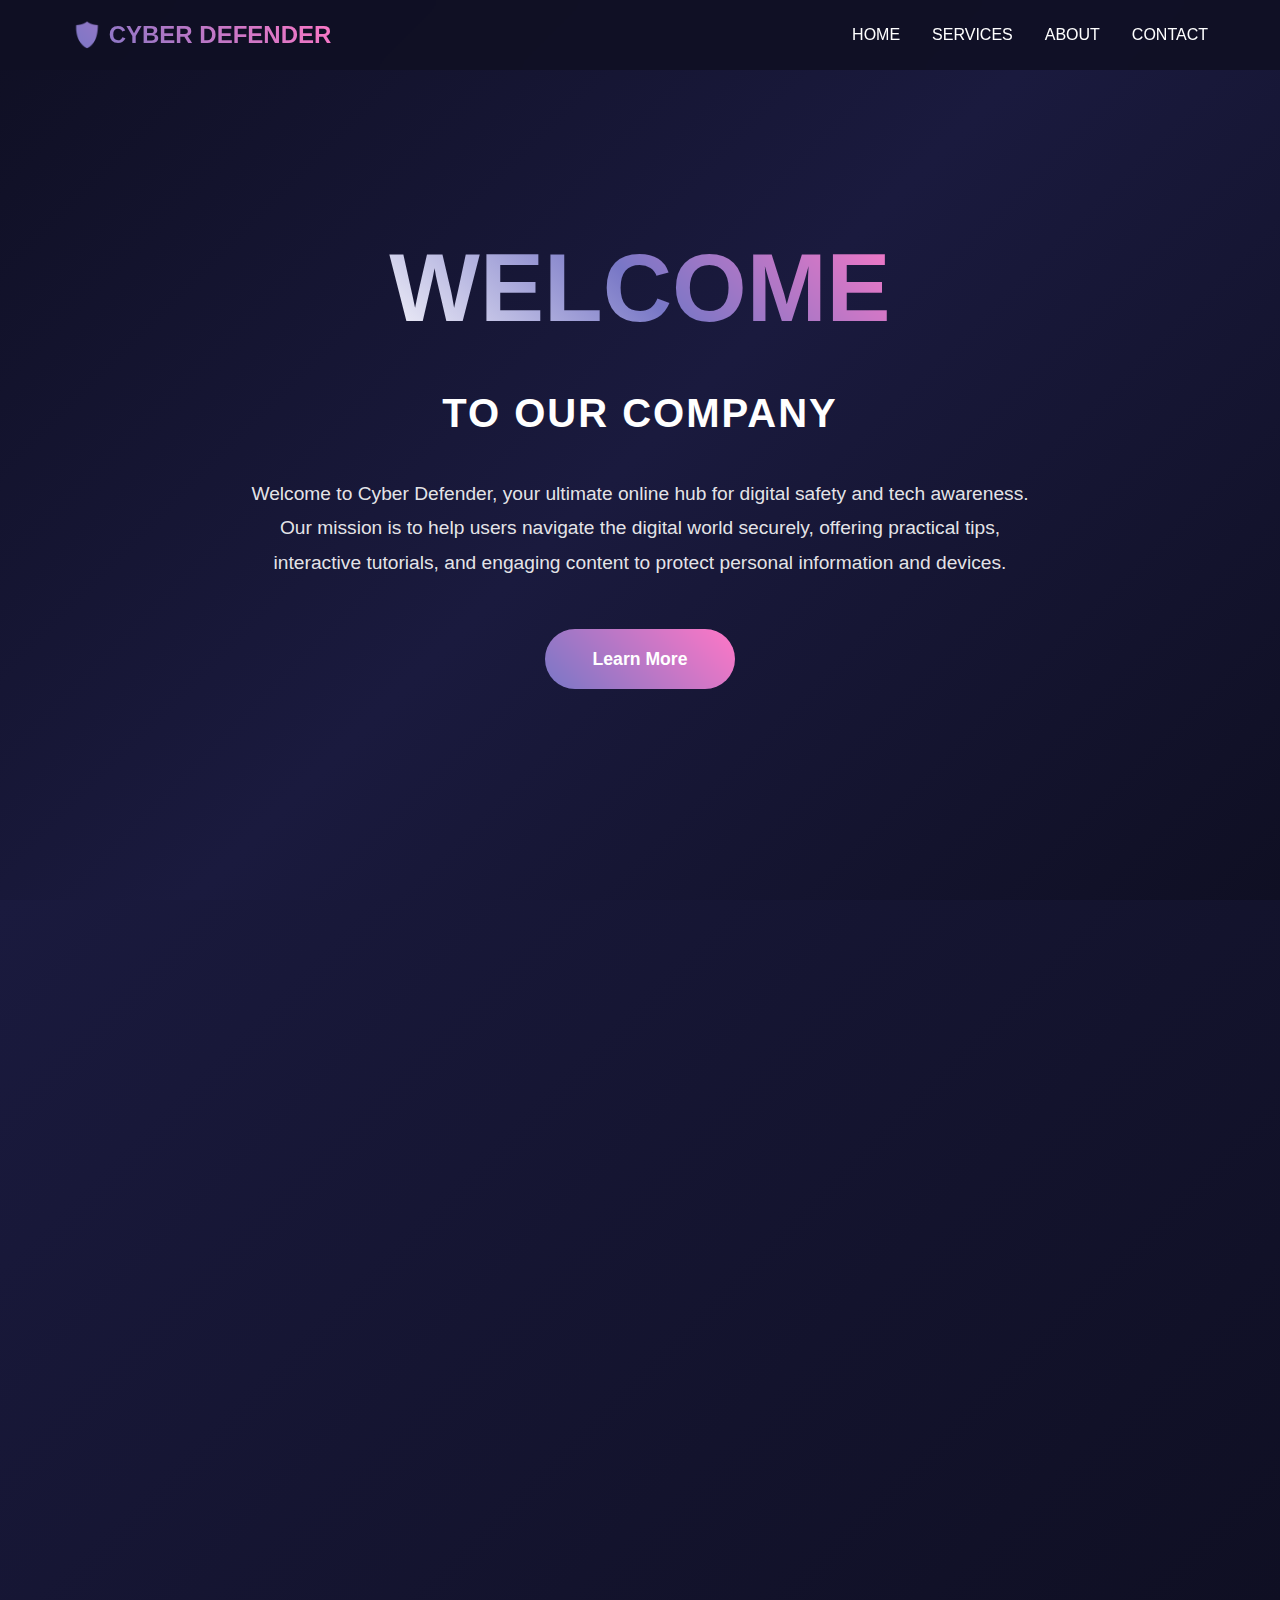
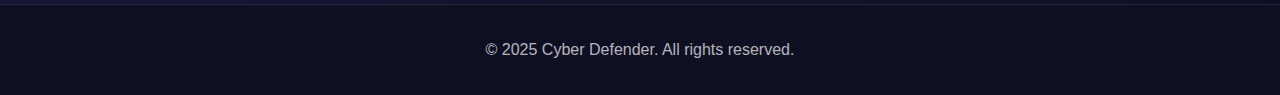
<file: index.html>
<!DOCTYPE html>
<html lang="en">
<head>
  <meta charset="UTF-8">
  <meta name="viewport" content="width=device-width, initial-scale=1.0">
  <title>Cyber Defender</title>
  <link rel="stylesheet" href="style.css">
</head>
<body>
    <nav id="navbar">
        <div class="nav-container">
            <div class="logo">🛡️ CYBER DEFENDER</div>
            <ul class="nav-links">
                <li><a href="home.html">HOME</a></li>
                <li><a href="services.html">SERVICES</a></li>
                <li><a href="about.html">ABOUT</a></li>
                <li><a href="contact.html">CONTACT</a></li>
            </ul>
        </div>
    </nav>

    <section class="hero" id="home">
        <!-- Floating geometric shapes -->
        <div class="geometric-shape shape-1"></div>
        <div class="geometric-shape shape-2"></div>
        <div class="geometric-shape shape-3"></div>
        <div class="geometric-shape shape-4"></div>

        <div class="hero-content">
            <h1>WELCOME</h1>
            <h2>TO OUR COMPANY</h2>
            <p class="hero-description">
                Welcome to Cyber Defender, your ultimate online hub for digital safety and tech awareness. Our mission is to help users navigate the digital world securely, offering practical tips, interactive tutorials, and engaging content to protect personal information and devices.
            </p>
            <a href="#services" class="cta-button">Learn More</a>
        </div>
    </section>

   
    </section>

    <section class="services" id="services">
        <div class="services-container">
            <h2 class="fade-in">Our Services</h2>
            <div class="services-grid">
                <div class="service-card fade-in">
                    <div class="service-icon">🔒</div>
                    <h3>Cyber Security</h3>
                    <p>Learn how to protect your personal data and devices from cyber threats with our comprehensive security solutions and expert guidance.</p>
                </div>
                <div class="service-card fade-in">
                    <div class="service-icon">💻</div>
                    <h3>Tech Tutorials</h3>
                    <p>Interactive tutorials to help you master technology safely, from basic digital literacy to advanced cybersecurity practices.</p>
                </div>
                <div class="service-card fade-in">
                    <div class="service-icon">📚</div>
                    <h3>Guides & Tips</h3>
                    <p>Practical guides for navigating the digital world with confidence, featuring step-by-step instructions and best practices.</p>
                </div>
            </div>
        </div>
    </section>

    <footer>
        <div class="footer-content">
            <p>&copy; 2025 Cyber Defender. All rights reserved.</p>
        </div>
    </footer>

    <script>
        // Smooth scrolling for navigation links
        document.querySelectorAll('a[href^="#"]').forEach(anchor => {
            anchor.addEventListener('click', function (e) {
                e.preventDefault();
                const target = document.querySelector(this.getAttribute('href'));
                if (target) {
                    target.scrollIntoView({
                        behavior: 'smooth',
                        block: 'start'
                    });
                }
            });
        });

        // Navbar scroll effect
        window.addEventListener('scroll', () => {
            const navbar = document.getElementById('navbar');
            if (window.scrollY > 100) {
                navbar.classList.add('scrolled');
            } else {
                navbar.classList.remove('scrolled');
            }
        });

        // Fade in animation on scroll
        const observerOptions = {
            threshold: 0.1,
            rootMargin: '0px 0px -50px 0px'
        };

        const observer = new IntersectionObserver((entries) => {
            entries.forEach(entry => {
                if (entry.isIntersecting) {
                    entry.target.classList.add('visible');
                }
            });
        }, observerOptions);

        document.querySelectorAll('.fade-in').forEach(el => {
            observer.observe(el);
        });

        // Add some interactive sparkle effect on mouse move
        document.addEventListener('mousemove', (e) => {
            if (Math.random() > 0.98) {
                createSparkle(e.clientX, e.clientY);
            }
        });

        function createSparkle(x, y) {
            const sparkle = document.createElement('div');
            sparkle.style.position = 'fixed';
            sparkle.style.left = x + 'px';
            sparkle.style.top = y + 'px';
            sparkle.style.width = '4px';
            sparkle.style.height = '4px';
            sparkle.style.background = 'linear-gradient(45deg, #7877c6, #ff77c6)';
            sparkle.style.borderRadius = '50%';
            sparkle.style.pointerEvents = 'none';
            sparkle.style.zIndex = '9999';
            sparkle.style.animation = 'sparkleAnim 1s ease-out forwards';
            
            document.body.appendChild(sparkle);
            
            setTimeout(() => {
                sparkle.remove();
            }, 1000);
        }

        // Add sparkle animation
        const style = document.createElement('style');
        style.textContent = `
            @keyframes sparkleAnim {
                0% {
                    transform: scale(0) rotate(0deg);
                    opacity: 1;
                }
                100% {
                    transform: scale(1) rotate(180deg);
                    opacity: 0;
                }
            }
        `;
        document.head.appendChild(style);
    </script>
</body>
</html>
</file>
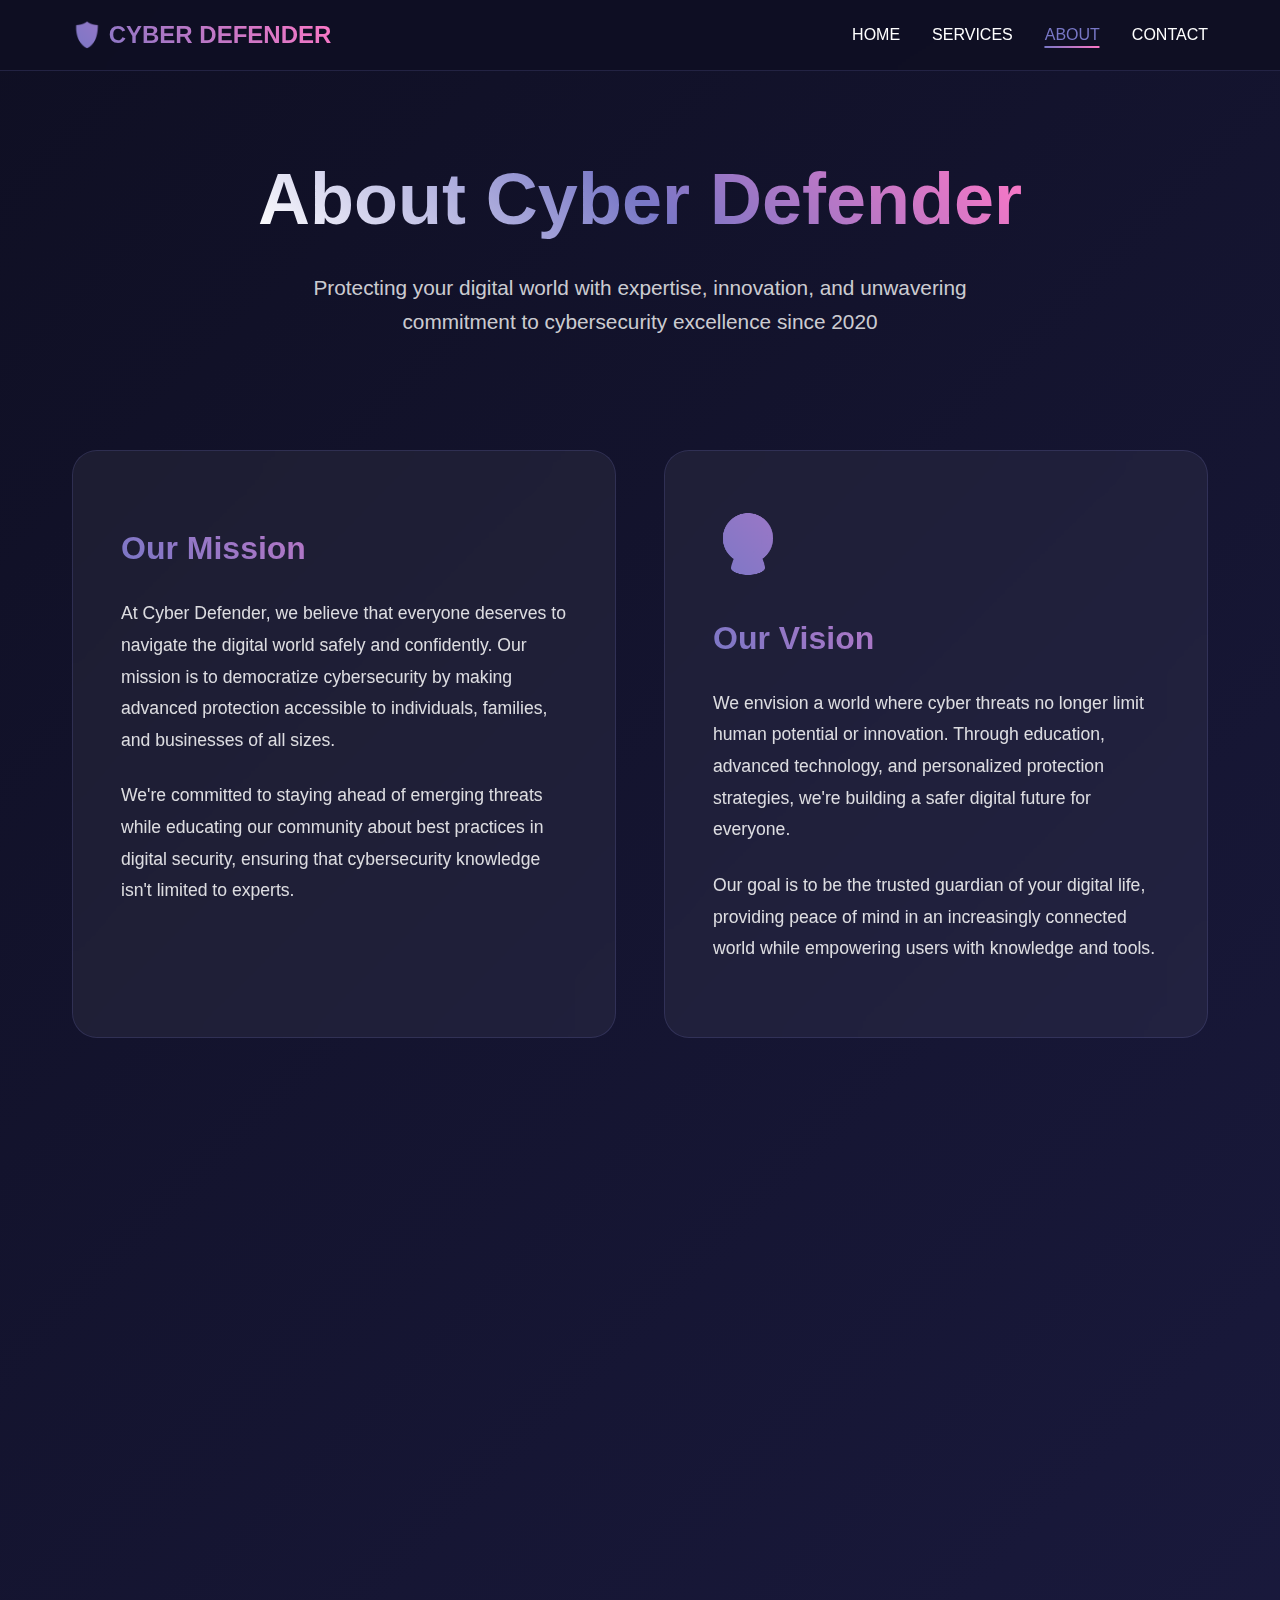
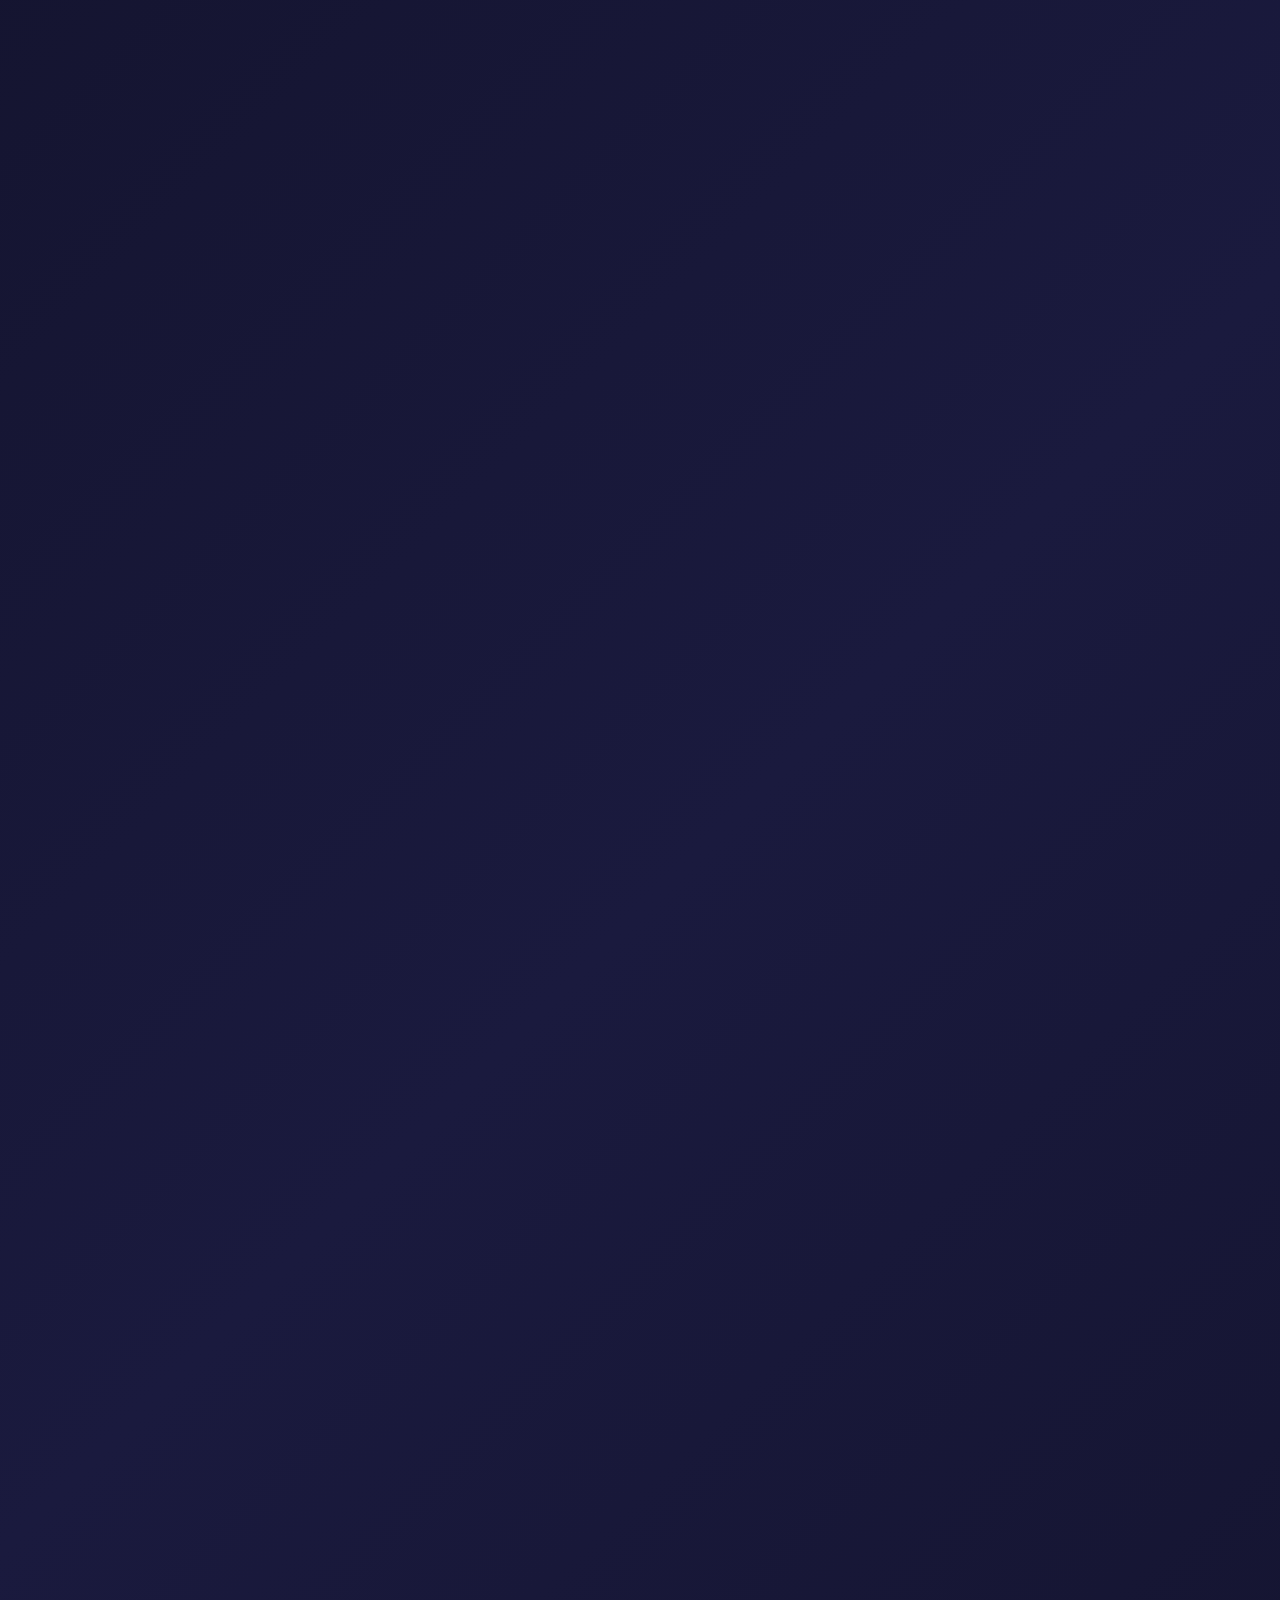
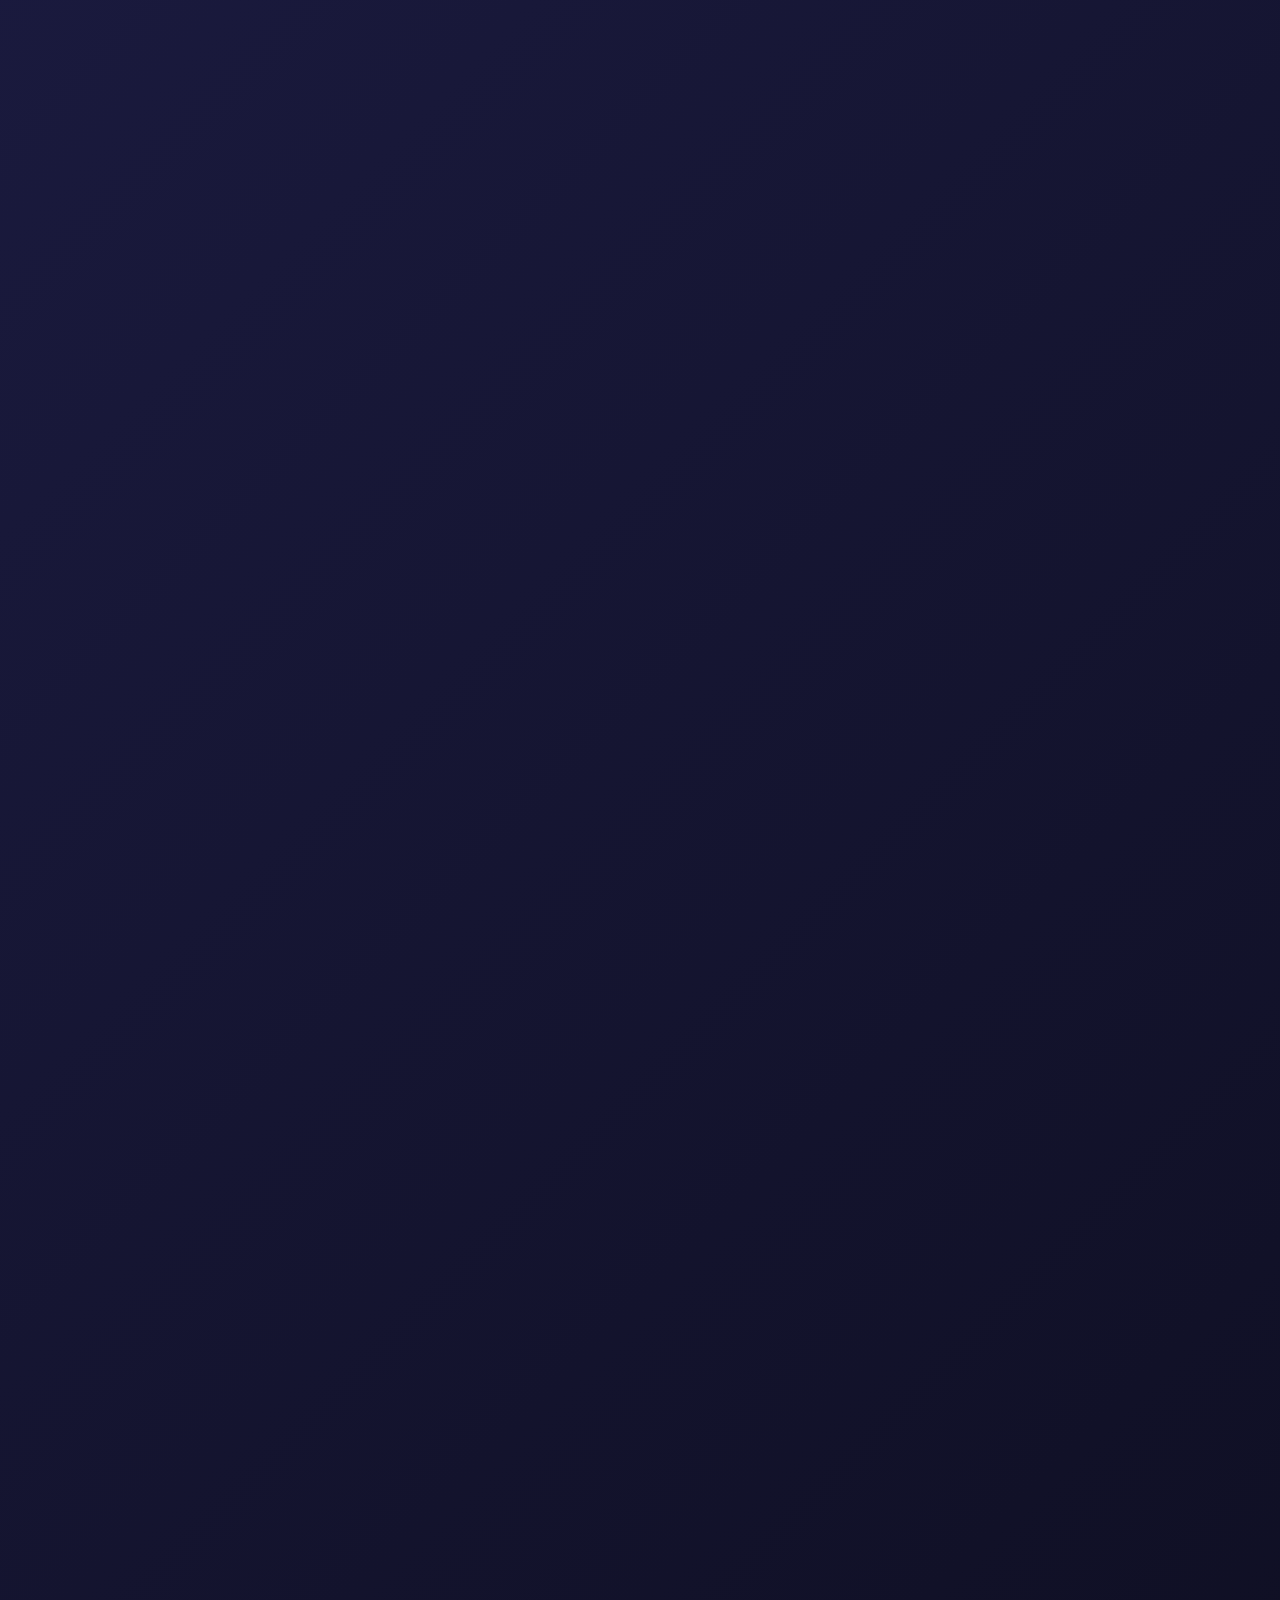
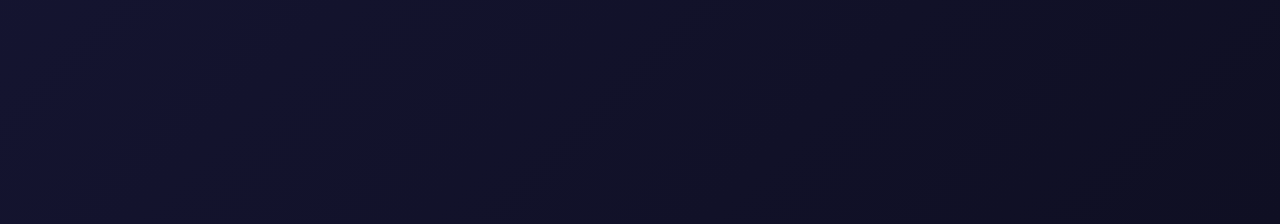
<file: about.html>
<!DOCTYPE html>
<html lang="en">
<head>
    <meta charset="UTF-8">
    <meta name="viewport" content="width=device-width, initial-scale=1.0">
    <title>About Us - Cyber Defender</title>
    <link rel="stylesheet" href="style2.css">
</head>
<body>
     <nav>
        <div class="nav-container">
            <div class="logo">🛡️ CYBER DEFENDER</div>
            <ul class="nav-links">
                <li><a href="index.html">HOME</a></li>
                <li><a href="services.html">SERVICES</a></li>
                <li><a href="about.html"class="active">ABOUT</a></li>
                <li><a href="contact.html">CONTACT</a></li>
            </ul>
        </div>
    </nav>
 
    <div class="page-header">
        <h1>About Cyber Defender</h1>
        <p>Protecting your digital world with expertise, innovation, and unwavering commitment to cybersecurity excellence since 2020</p>
    </div>

    <div class="container">
        <!-- Mission & Vision -->
        <div class="section">
            <div class="mission-vision">
                <div class="content-card">
                    <div class="card-icon"> </div>
                    <h3>Our Mission</h3>
                    <p>At Cyber Defender, we believe that everyone deserves to navigate the digital world safely and confidently. Our mission is to democratize cybersecurity by making advanced protection accessible to individuals, families, and businesses of all sizes.</p>
                    <p>We're committed to staying ahead of emerging threats while educating our community about best practices in digital security, ensuring that cybersecurity knowledge isn't limited to experts.</p>
                </div>

                <div class="content-card">
                    <div class="card-icon">🔮</div>
                    <h3>Our Vision</h3>
                    <p>We envision a world where cyber threats no longer limit human potential or innovation. Through education, advanced technology, and personalized protection strategies, we're building a safer digital future for everyone.</p>
                    <p>Our goal is to be the trusted guardian of your digital life, providing peace of mind in an increasingly connected world while empowering users with knowledge and tools.</p>
                </div>
            </div>
        </div>

        <!-- Company Stats -->
        <div class="section">
            <div class="stats-section">
                <h2>Our Impact in Numbers</h2>
                <div class="stats-grid">
                    <div class="stat-item">
                        <span class="stat-number">50K+</span>
                        <span class="stat-label">Protected Users</span>
                    </div>
                    <div class="stat-item">
                        <span class="stat-number">99.9%</span>
                        <span class="stat-label">Threat Detection Rate</span>
                    </div>
                    <div class="stat-item">
                        <span class="stat-number">24/7</span>
                        <span class="stat-label">Monitoring & Support</span>
                    </div>
                    <div class="stat-item">
                        <span class="stat-number">1M+</span>
                        <span class="stat-label">Threats Blocked</span>
                    </div>
                    <div class="stat-item">
                        <span class="stat-number">500+</span>
                        <span class="stat-label">Security Audits</span>
                    </div>
                    <div class="stat-item">
                        <span class="stat-number">5 Years</span>
                        <span class="stat-label">Industry Experience</span>
                    </div>
                </div>
            </div>
        </div>

        <!-- Our Story -->
        <div class="section">
            <div class="content-card">
                <div class="card-icon">📖</div>
                <h3>Our Story</h3>
                <p>Founded in 2025 by a one man of cybersecurity rookie who witnessed the growing digital divide in online safety, Cyber Defender was born from a simple observation: most people lack access to enterprise-level security expertise and protection.</p>
                <p>Starting as a small consultancy helping friends and family secure their digital lives, we quickly realized the massive need for accessible, comprehensive cybersecurity services. What began with password managers and antivirus recommendations has evolved into a full-spectrum digital security platform.</p>
                <p>Today, we serve thousands of users worldwide, from individuals protecting their family photos to small businesses safeguarding customer data. Our journey has been driven by one constant: the belief that cybersecurity shouldn't be complicated, expensive, or exclusive to tech experts.</p>
            </div>
        </div>

        <!-- Our Values -->
        <div class="section values-section">
            <h2>Our Core Values</h2>
            <div class="values-grid">
                <div class="value-card">
                    <div class="value-icon">🔒</div>
                    <h4>Security First</h4>
                    <p>We prioritize your security above all else, implementing military-grade protection and staying ahead of emerging threats through continuous research and development.</p>
                </div>

                <div class="value-card">
                    <div class="value-icon">🤝</div>
                    <h4>Trust & Transparency</h4>
                    <p>We build lasting relationships through honest communication, clear pricing, and transparent processes. Your trust is our most valuable asset.</p>
                </div>

                <div class="value-card">
                    <div class="value-icon">🎓</div>
                    <h4>Education & Empowerment</h4>
                    <p>We believe in empowering our clients through education, providing the knowledge and tools needed to make informed security decisions independently.</p>
                </div>

                <div class="value-card">
                    <div class="value-icon">⚡</div>
                    <h4>Innovation</h4>
                    <p>We continuously evolve our methods and technologies to stay ahead of cyber threats, ensuring our clients have access to the most advanced protection available.</p>
                </div>

                <div class="value-card">
                    <div class="value-icon">🌟</div>
                    <h4>Excellence</h4>
                    <p>We maintain the highest standards in everything we do, from customer service to technical implementation, because our clients deserve nothing less than perfection.</p>
                </div>

                <div class="value-card">
                    <div class="value-icon">🌍</div>
                    <h4>Accessibility</h4>
                    <p>Cybersecurity shouldn't be a luxury. We make professional-grade protection accessible to everyone, regardless of technical expertise or budget constraints.</p>
                </div>
            </div>
        </div>

        <!-- Meet Our Team -->
        <div class="section team-section">
            <h2>Meet Our Expert Team</h2>
            <div class="team-grid">
                <div class="team-member">
                    <div class="team-avatar">👨‍💻</div>
                    <h4>Vutha Daraleap</h4>
                    <div class="team-role">Chief Security Officer & Founder</div>
                    <p>15+ years in cybersecurity, former NSA consultant. Daraleap specializes in threat intelligence, advanced persistent threat detection, and building security frameworks that actually work in the real world.</p>
                </div>

                <div class="team-member">
                    <div class="team-avatar">👩‍💼</div>
                    <h4>Vutha Daraheng</h4>
                    <div class="team-role">Head of Customer Success</div>
                    <p>Expert in cybersecurity education and training with a background in psychology. Sarah is passionate about making security accessible through clear communication and empathetic support.</p>
                </div>

                <div class="team-member">
                    <div class="team-avatar">👨‍🔬</div>
                    <h4>Kim <Jong-eh></Jong-eh></h4>
                    <div class="team-role">Lead Security Analyst</div>
                    <p>Certified Ethical Hacker (CEH) and digital forensics expert. Marcus specializes in incident response, malware analysis, and turning complex security threats into actionable insights.</p>
                </div>

                <div class="team-member">
                    <div class="team-avatar">👩‍⚖️</div>
                    <h4>Dr. Vutha Daraleap</h4>
                    <div class="team-role">Privacy & Compliance Director</div>
                    <p>PhD in Information Security, GDPR and CCPA compliance expert. Emily ensures all our services meet international privacy standards while remaining user-friendly.</p>
                </div>
            </div>
        </div>

        <!-- Call to Action -->
        <div class="section">
            <div class="cta-section">
                <h3>Ready to Secure Your Digital Life?</h3>
                <p>Join thousands of satisfied customers who trust Cyber Defender to protect what matters most. Get started with a free security assessment today.</p>
                <div class="cta-buttons">
                    <a href="services.html" class="cta-btn">
                        🛡️ View Our Services
                    </a>
                    <a href="contact.html" class="cta-btn">
                        💬 Get Started Today
                    </a>
                </div>
            </div>
        </div>
    </div>

    <script>
        // Fade in animation on scroll
        const observerOptions = {
            threshold: 0.1,
            rootMargin: '0px 0px -50px 0px'
        };

        const observer = new IntersectionObserver((entries) => {
            entries.forEach(entry => {
                if (entry.isIntersecting) {
                    entry.target.classList.add('visible');
                }
            });
        }, observerOptions);

        document.querySelectorAll('.section').forEach(el => {
            observer.observe(el);
        });

        // Smooth scrolling for navigation
        document.querySelectorAll('a[href^="#"]').forEach(anchor => {
            anchor.addEventListener('click', function (e) {
                e.preventDefault();
                const target = document.querySelector(this.getAttribute('href'));
                if (target) {
                    target.scrollIntoView({
                        behavior: 'smooth',
                        block: 'start'
                    });
                }
            });
        });

        // Navbar scroll effect
        window.addEventListener('scroll', () => {
            const navbar = document.querySelector('nav');
            if (window.scrollY > 100) {
                navbar.style.background = 'rgba(15, 15, 35, 0.98)';
            } else {
                navbar.style.background = 'rgba(15, 15, 35, 0.95)';
            }
        });

        // Add click handlers for CTA buttons
        document.querySelectorAll('.cta-btn').forEach(btn => {
            btn.addEventListener('click', function(e) {
                if (this.getAttribute('href').startsWith('#') || this.getAttribute('href') === '') {
                    e.preventDefault();
                    alert('Thank you for your interest! This would normally navigate to the respective page.');
                }
            });
        });
    </script>
</body>

</html>
</file>
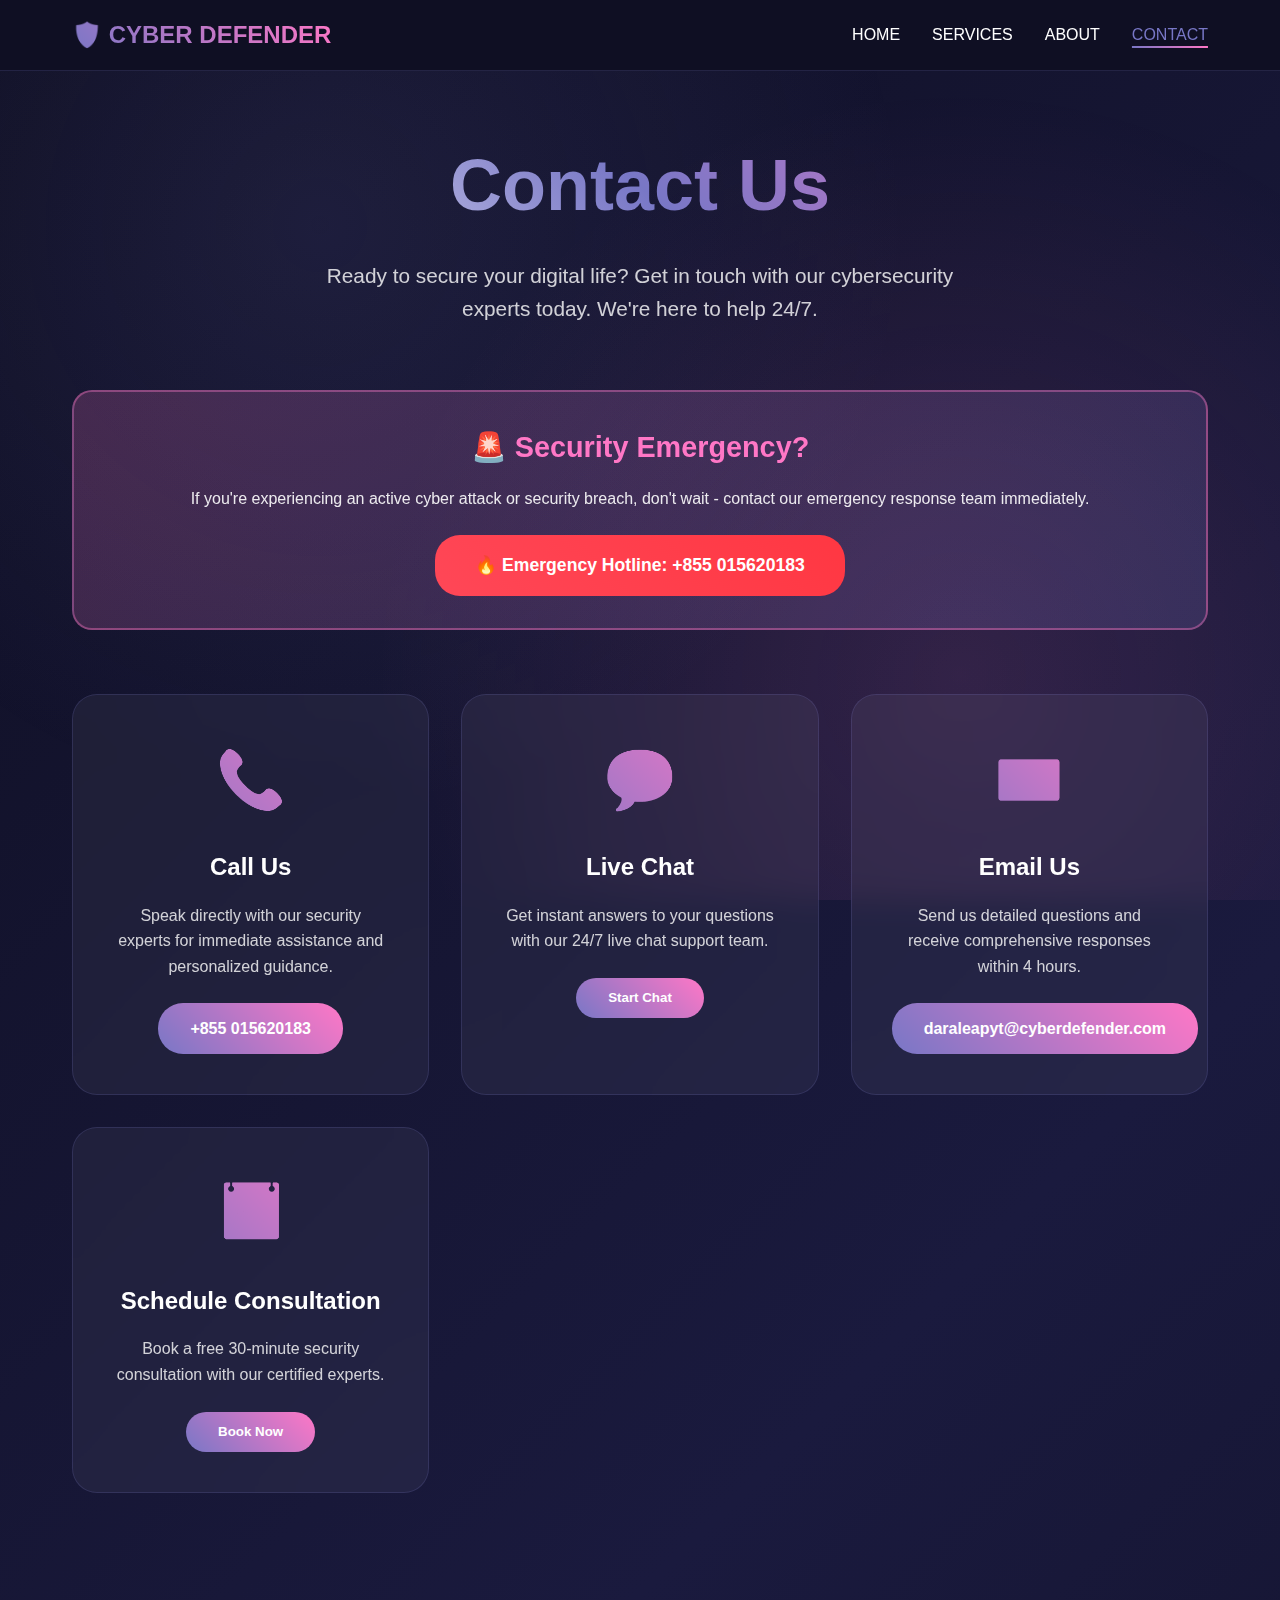
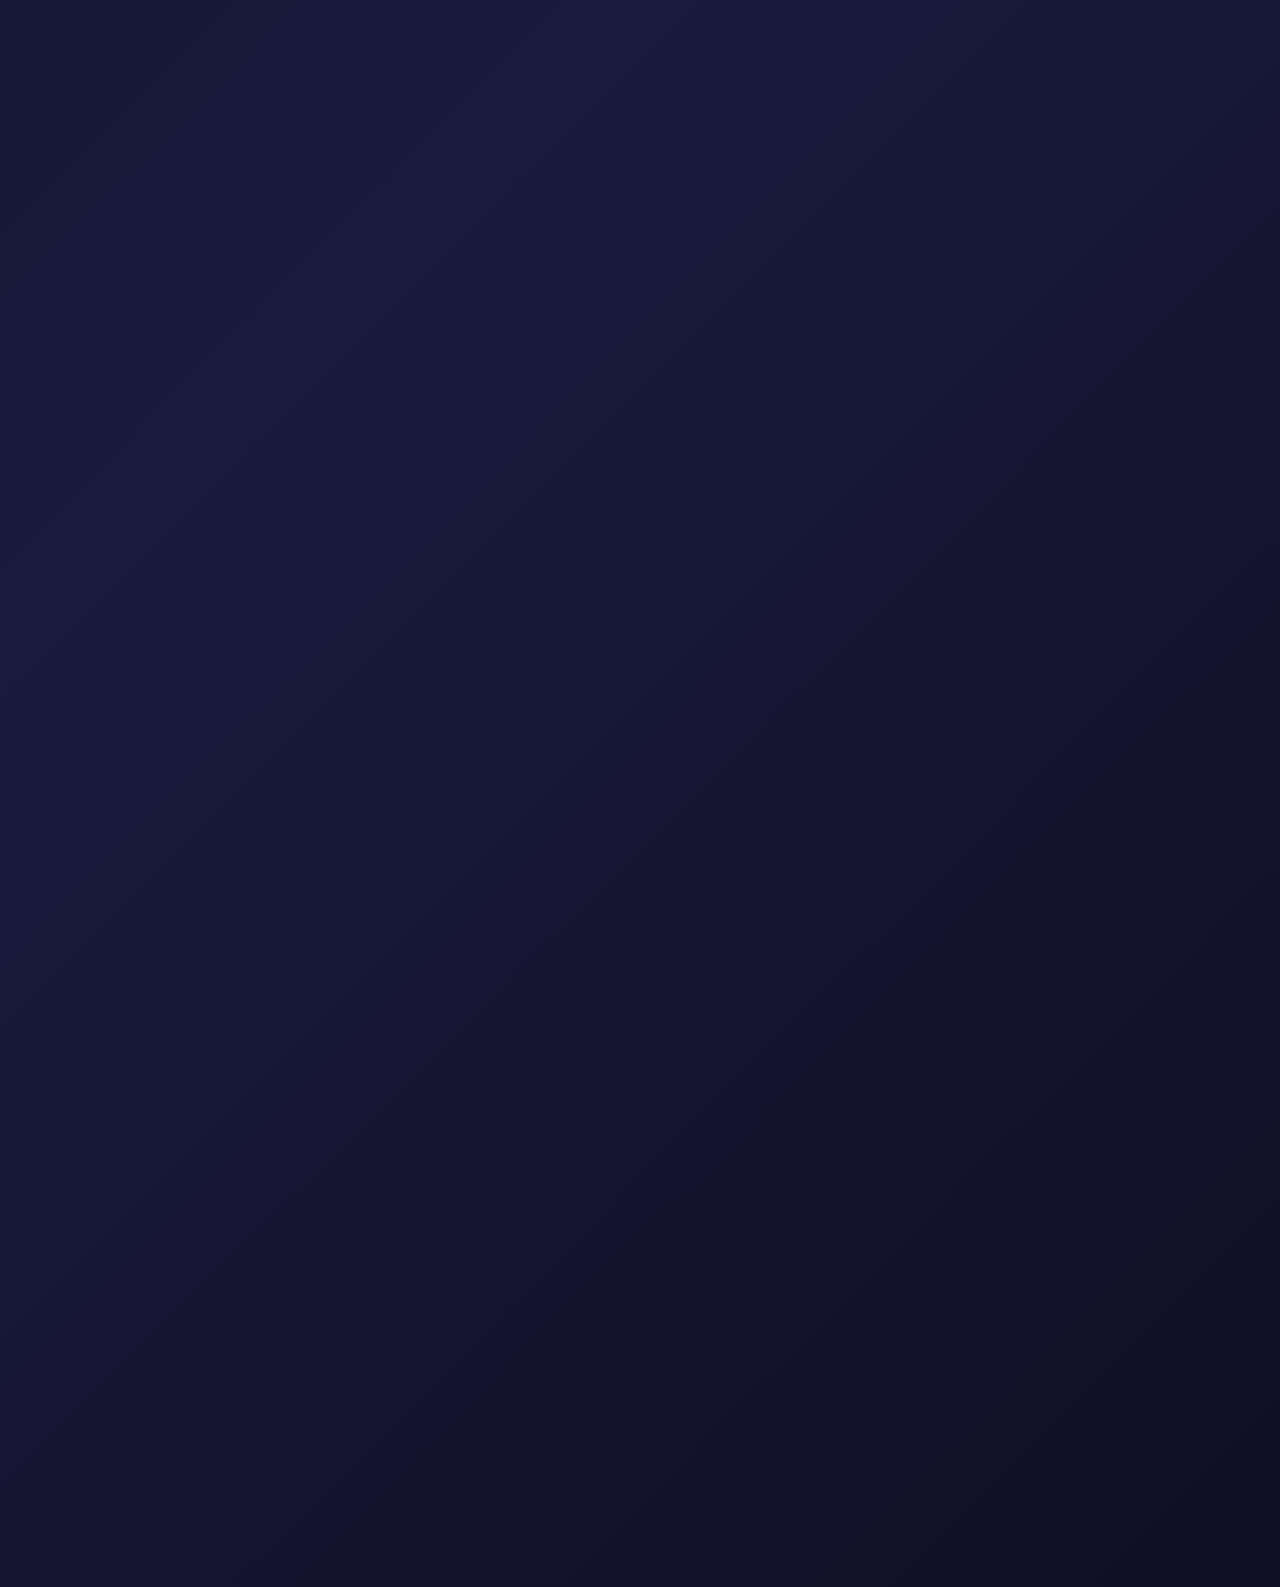
<file: contact.html>
<!DOCTYPE html>
<html lang="en">
<head>
    <meta charset="UTF-8">
    <meta name="viewport" content="width=device-width, initial-scale=1.0">
    <title>Contact Us - Cyber Defender</title>
    <style>
        * {
            margin: 0;
            padding: 0;
            box-sizing: border-box;
        }

        body {
            font-family: 'Arial', sans-serif;
            line-height: 1.6;
            color: #fff;
            background: linear-gradient(135deg, #0f0f23 0%, #1a1a3e 50%, #0f0f23 100%);
            min-height: 100vh;
            overflow-x: hidden;
        }

        /* Background Effects */
        body::before {
            content: '';
            position: fixed;
            top: 0;
            left: 0;
            right: 0;
            bottom: 0;
            background: 
                radial-gradient(circle at 25% 25%, rgba(120, 119, 198, 0.12) 0%, transparent 50%),
                radial-gradient(circle at 75% 75%, rgba(255, 119, 198, 0.12) 0%, transparent 50%);
            z-index: -1;
            animation: backgroundShift 20s ease-in-out infinite;
        }

        @keyframes backgroundShift {
            0%, 100% { opacity: 0.8; }
            50% { opacity: 1; }
        }

        /* Navigation */
        nav {
            position: fixed;
            top: 0;
            width: 100%;
            background: rgba(15, 15, 35, 0.95);
            backdrop-filter: blur(10px);
            z-index: 1000;
            padding: 1rem 0;
            border-bottom: 1px solid rgba(120, 119, 198, 0.2);
        }

        .nav-container {
            max-width: 1200px;
            margin: 0 auto;
            display: flex;
            justify-content: space-between;
            align-items: center;
            padding: 0 2rem;
        }

        .logo {
            font-size: 1.5rem;
            font-weight: bold;
            background: linear-gradient(45deg, #7877c6, #ff77c6);
            -webkit-background-clip: text;
            -webkit-text-fill-color: transparent;
            background-clip: text;
        }

        .nav-links {
            display: flex;
            list-style: none;
            gap: 2rem;
        }

        .nav-links a {
            color: #fff;
            text-decoration: none;
            font-weight: 500;
            transition: all 0.3s ease;
            position: relative;
        }

        .nav-links a::after {
            content: '';
            position: absolute;
            bottom: -5px;
            left: 50%;
            width: 0;
            height: 2px;
            background: linear-gradient(45deg, #7877c6, #ff77c6);
            transition: all 0.3s ease;
            transform: translateX(-50%);
        }

        .nav-links a:hover::after,
        .nav-links a.active::after {
            width: 100%;
        }

        .nav-links a:hover,
        .nav-links a.active {
            color: #7877c6;
        }
        /* Page Header */
        .page-header {
            padding: 8rem 2rem 4rem;
            text-align: center;
            position: relative;
        }

        .page-header h1 {
            font-size: clamp(2.5rem, 6vw, 4.5rem);
            font-weight: 900;
            margin-bottom: 1rem;
            background: linear-gradient(45deg, #fff, #7877c6, #ff77c6);
            -webkit-background-clip: text;
            -webkit-text-fill-color: transparent;
            background-clip: text;
            animation: titleGlow 3s ease-in-out infinite;
        }

        @keyframes titleGlow {
            0%, 100% { filter: brightness(1); }
            50% { filter: brightness(1.2); }
        }

        .page-header p {
            font-size: 1.3rem;
            max-width: 700px;
            margin: 0 auto;
            color: rgba(255, 255, 255, 0.8);
            line-height: 1.6;
        }

        /* Main Content */
        .container {
            max-width: 1200px;
            margin: 0 auto;
            padding: 0 2rem;
        }

        .section {
            margin-bottom: 4rem;
            opacity: 0;
            transform: translateY(30px);
            transition: all 0.6s ease;
        }

        .section.visible {
            opacity: 1;
            transform: translateY(0);
        }

        /* Contact Methods */
        .contact-methods {
            display: grid;
            grid-template-columns: repeat(auto-fit, minmax(280px, 1fr));
            gap: 2rem;
            margin-bottom: 4rem;
        }

        .contact-card {
            background: rgba(255, 255, 255, 0.05);
            backdrop-filter: blur(15px);
            border: 1px solid rgba(120, 119, 198, 0.2);
            border-radius: 25px;
            padding: 2.5rem;
            text-align: center;
            transition: all 0.3s ease;
            position: relative;
            overflow: hidden;
        }

        .contact-card::before {
            content: '';
            position: absolute;
            top: 0;
            left: 0;
            right: 0;
            bottom: 0;
            background: linear-gradient(45deg, rgba(120, 119, 198, 0.05), rgba(255, 119, 198, 0.05));
            opacity: 0;
            transition: all 0.3s ease;
        }

        .contact-card:hover::before {
            opacity: 1;
        }

        .contact-card:hover {
            transform: translateY(-10px);
            border-color: rgba(120, 119, 198, 0.4);
            box-shadow: 0 25px 50px rgba(0, 0, 0, 0.3);
        }

        .contact-icon {
            font-size: 3.5rem;
            margin-bottom: 1.5rem;
            background: linear-gradient(45deg, #7877c6, #ff77c6);
            -webkit-background-clip: text;
            -webkit-text-fill-color: transparent;
            background-clip: text;
            position: relative;
            z-index: 10;
        }

        .contact-card h3 {
            font-size: 1.5rem;
            margin-bottom: 1rem;
            color: #fff;
            position: relative;
            z-index: 10;
        }

        .contact-card p {
            color: rgba(255, 255, 255, 0.8);
            margin-bottom: 1.5rem;
            position: relative;
            z-index: 10;
        }

        .contact-btn {
            background: linear-gradient(45deg, #7877c6, #ff77c6);
            color: white;
            padding: 0.8rem 2rem;
            border: none;
            border-radius: 25px;
            font-weight: 600;
            cursor: pointer;
            transition: all 0.3s ease;
            text-decoration: none;
            display: inline-block;
            position: relative;
            z-index: 10;
        }

        .contact-btn:hover {
            transform: translateY(-2px);
            box-shadow: 0 10px 20px rgba(120, 119, 198, 0.3);
        }

        /* Contact Form and Info Grid */
        .contact-content {
            display: grid;
            grid-template-columns: 1fr 1fr;
            gap: 4rem;
            margin-bottom: 4rem;
        }

        .contact-form {
            background: rgba(255, 255, 255, 0.05);
            backdrop-filter: blur(15px);
            border: 1px solid rgba(120, 119, 198, 0.2);
            border-radius: 25px;
            padding: 3rem;
        }

        .contact-form h2 {
            font-size: 2rem;
            margin-bottom: 2rem;
            background: linear-gradient(45deg, #7877c6, #ff77c6);
            -webkit-background-clip: text;
            -webkit-text-fill-color: transparent;
            background-clip: text;
        }

        .form-group {
            margin-bottom: 2rem;
        }

        .form-row {
            display: grid;
            grid-template-columns: 1fr 1fr;
            gap: 1rem;
        }

        .form-group label {
            display: block;
            margin-bottom: 0.5rem;
            color: rgba(255, 255, 255, 0.9);
            font-weight: 500;
        }

        .form-group input,
        .form-group textarea,
        .form-group select {
            width: 100%;
            padding: 1rem 1.2rem;
            border: 1px solid rgba(120, 119, 198, 0.3);
            border-radius: 15px;
            background: rgba(255, 255, 255, 0.05);
            color: #fff;
            font-size: 1rem;
            transition: all 0.3s ease;
            backdrop-filter: blur(5px);
        }

        .form-group input:focus,
        .form-group textarea:focus,
        .form-group select:focus {
            outline: none;
            border-color: #7877c6;
            box-shadow: 0 0 0 3px rgba(120, 119, 198, 0.2);
            background: rgba(255, 255, 255, 0.08);
        }

        .form-group textarea {
            height: 120px;
            resize: vertical;
        }

        .priority-select {
            background: rgba(120, 119, 198, 0.1);
            border-color: rgba(120, 119, 198, 0.4);
        }

        .submit-btn {
            background: linear-gradient(45deg, #7877c6, #ff77c6);
            color: white;
            padding: 1.2rem 3rem;
            border: none;
            border-radius: 30px;
            font-size: 1.1rem;
            font-weight: 600;
            cursor: pointer;
            transition: all 0.3s ease;
            width: 100%;
            position: relative;
            overflow: hidden;
        }

        .submit-btn::before {
            content: '';
            position: absolute;
            top: 0;
            left: -100%;
            width: 100%;
            height: 100%;
            background: linear-gradient(90deg, transparent, rgba(255, 255, 255, 0.2), transparent);
            transition: all 0.6s ease;
        }

        .submit-btn:hover::before {
            left: 100%;
        }

        .submit-btn:hover {
            transform: translateY(-3px);
            box-shadow: 0 15px 35px rgba(120, 119, 198, 0.4);
        }

        /* Contact Info */
        .contact-info {
            background: rgba(255, 255, 255, 0.05);
            backdrop-filter: blur(15px);
            border: 1px solid rgba(120, 119, 198, 0.2);
            border-radius: 25px;
            padding: 3rem;
        }

        .contact-info h2 {
            font-size: 2rem;
            margin-bottom: 2rem;
            background: linear-gradient(45deg, #7877c6, #ff77c6);
            -webkit-background-clip: text;
            -webkit-text-fill-color: transparent;
            background-clip: text;
        }

        .info-item {
            display: flex;
            align-items: flex-start;
            margin-bottom: 2rem;
            padding: 1rem;
            background: rgba(120, 119, 198, 0.05);
            border-radius: 15px;
            border: 1px solid rgba(120, 119, 198, 0.1);
            transition: all 0.3s ease;
        }

        .info-item:hover {
            background: rgba(120, 119, 198, 0.1);
            border-color: rgba(120, 119, 198, 0.3);
        }

        .info-icon {
            font-size: 1.8rem;
            margin-right: 1rem;
            background: linear-gradient(45deg, #7877c6, #ff77c6);
            -webkit-background-clip: text;
            -webkit-text-fill-color: transparent;
            background-clip: text;
            width: 40px;
            flex-shrink: 0;
        }

        .info-content {
            flex: 1;
        }

        .info-content h4 {
            color: #fff;
            margin-bottom: 0.5rem;
            font-size: 1.1rem;
        }

        .info-content p {
            color: rgba(255, 255, 255, 0.8);
            font-size: 0.95rem;
            line-height: 1.5;
        }

        /* Office Hours */
        .office-hours {
            background: rgba(255, 255, 255, 0.05);
            backdrop-filter: blur(15px);
            border: 1px solid rgba(120, 119, 198, 0.2);
            border-radius: 25px;
            padding: 3rem;
            margin-bottom: 4rem;
        }

        .office-hours h2 {
            text-align: center;
            font-size: 2.5rem;
            margin-bottom: 3rem;
            background: linear-gradient(45deg, #7877c6, #ff77c6);
            -webkit-background-clip: text;
            -webkit-text-fill-color: transparent;
            background-clip: text;
        }

        .hours-grid {
            display: grid;
            grid-template-columns: repeat(auto-fit, minmax(280px, 1fr));
            gap: 1.5rem;
        }

        .hours-category {
            background: rgba(120, 119, 198, 0.08);
            border: 1px solid rgba(120, 119, 198, 0.2);
            border-radius: 15px;
            padding: 2rem;
            text-align: center;
            transition: all 0.3s ease;
        }

        .hours-category:hover {
            background: rgba(120, 119, 198, 0.12);
            border-color: rgba(120, 119, 198, 0.3);
            transform: translateY(-5px);
        }

        .hours-category h3 {
            font-size: 1.3rem;
            margin-bottom: 1rem;
            background: linear-gradient(45deg, #7877c6, #ff77c6);
            -webkit-background-clip: text;
            -webkit-text-fill-color: transparent;
            background-clip: text;
        }

        .hours-item {
            display: flex;
            justify-content: space-between;
            padding: 0.5rem 0;
            border-bottom: 1px solid rgba(120, 119, 198, 0.1);
        }

        .hours-item:last-child {
            border-bottom: none;
        }

        .hours-day {
            font-weight: 600;
            color: rgba(255, 255, 255, 0.9);
        }

        .hours-time {
            color: rgba(255, 255, 255, 0.7);
        }

        /* Emergency Banner */
        .emergency-banner {
            background: linear-gradient(135deg, rgba(255, 119, 198, 0.2), rgba(120, 119, 198, 0.2));
            border: 2px solid rgba(255, 119, 198, 0.4);
            border-radius: 20px;
            padding: 2rem;
            text-align: center;
            margin-bottom: 4rem;
            position: relative;
            overflow: hidden;
        }

        .emergency-banner::before {
            content: '';
            position: absolute;
            top: 0;
            left: -100%;
            width: 100%;
            height: 100%;
            background: linear-gradient(90deg, transparent, rgba(255, 255, 255, 0.1), transparent);
            animation: emergencyGlow 2s ease-in-out infinite;
        }

        @keyframes emergencyGlow {
            0% { left: -100%; }
            100% { left: 100%; }
        }

        .emergency-banner h3 {
            font-size: 1.8rem;
            margin-bottom: 1rem;
            color: #ff77c6;
            position: relative;
            z-index: 10;
        }

        .emergency-banner p {
            color: rgba(255, 255, 255, 0.9);
            margin-bottom: 1.5rem;
            position: relative;
            z-index: 10;
        }

        .emergency-btn {
            background: linear-gradient(45deg, #ff4757, #ff3742);
            color: white;
            padding: 1rem 2.5rem;
            border: none;
            border-radius: 25px;
            font-weight: 600;
            cursor: pointer;
            transition: all 0.3s ease;
            text-decoration: none;
            display: inline-block;
            position: relative;
            z-index: 10;
            font-size: 1.1rem;
        }

        .emergency-btn:hover {
            transform: translateY(-3px);
            box-shadow: 0 15px 30px rgba(255, 71, 87, 0.4);
        }

        /* Responsive Design */
        @media (max-width: 768px) {
            .contact-content {
                grid-template-columns: 1fr;
                gap: 2rem;
            }
            
            .contact-methods {
                grid-template-columns: 1fr;
            }
            
            .form-row {
                grid-template-columns: 1fr;
            }
            
            .hours-grid {
                grid-template-columns: 1fr;
            }
            
            .page-header {
                padding: 6rem 1rem 3rem;
            }
            
            .contact-form,
            .contact-info,
            .office-hours {
                padding: 2rem;
            }
        }

        /* Success Message */
        .success-message {
            background: linear-gradient(45deg, rgba(39, 174, 96, 0.2), rgba(46, 213, 115, 0.2));
            border: 1px solid rgba(39, 174, 96, 0.4);
            border-radius: 15px;
            padding: 1rem;
            margin-top: 1rem;
            color: #2ecc71;
            display: none;
            text-align: center;
        }

        .success-message.show {
            display: block;
            animation: slideDown 0.5s ease;
        }

        @keyframes slideDown {
            from { opacity: 0; transform: translateY(-20px); }
            to { opacity: 1; transform: translateY(0); }
        }
    </style>
</head>
<body>
    <nav>
        <div class="nav-container">
            <div class="logo">🛡️ CYBER DEFENDER</div>
            <ul class="nav-links">
                <li><a href="index.html">HOME</a></li>
                <li><a href="services.html">SERVICES</a></li>
                <li><a href="about.html">ABOUT</a></li>
                <li><a href="contact.html" class="active">CONTACT</a></li>
            </ul>
        </div>
    </nav>

    <div class="page-header">
        <h1>Contact Us</h1>
        <p>Ready to secure your digital life? Get in touch with our cybersecurity experts today. We're here to help 24/7.</p>
    </div>

    <div class="container">
        <!-- Emergency Banner -->
        <div class="section">
            <div class="emergency-banner">
                <h3>🚨 Security Emergency?</h3>
                <p>If you're experiencing an active cyber attack or security breach, don't wait - contact our emergency response team immediately.</p>
                <a href="tel:+15559111111" class="emergency-btn">🔥 Emergency Hotline: +855 015620183</a>
            </div>
        </div>

        <!-- Quick Contact Methods -->
        <div class="section">
            <div class="contact-methods">
                <div class="contact-card">
                    <div class="contact-icon">📞</div>
                    <h3>Call Us</h3>
                    <p>Speak directly with our security experts for immediate assistance and personalized guidance.</p>
                    <a href="" class="contact-btn">+855 015620183</a>
                </div>

                <div class="contact-card">
                    <div class="contact-icon">💬</div>
                    <h3>Live Chat</h3>
                    <p>Get instant answers to your questions with our 24/7 live chat support team.</p>
                    <button class="contact-btn" onclick="openLiveChat()">Start Chat</button>
                </div>

                <div class="contact-card">
                    <div class="contact-icon">📧</div>
                    <h3>Email Us</h3>
                    <p>Send us detailed questions and receive comprehensive responses within 4 hours.</p>
                    <a href="" class="contact-btn">daraleapyt@cyberdefender.com</a>
                </div>

                <div class="contact-card">
                    <div class="contact-icon">📅</div>
                    <h3>Schedule Consultation</h3>
                    <p>Book a free 30-minute security consultation with our certified experts.</p>
                    <button class="contact-btn" onclick="scheduleConsultation()">Book Now</button>
                </div>
            </div>
        </div>

        <!-- Main Contact Form and Info -->
        <div class="section">
            <div class="contact-content">
                <div class="contact-form">
                    <h2>Send Us a Message</h2>
                    <form id="contactForm">
                        <div class="form-row">
                            <div class="form-group">
                                <label for="firstName">First Name *</label>
                                <input type="text" id="firstName" name="firstName" required>
                            </div>
                            <div class="form-group">
                                <label for="lastName">Last Name *</label>
                                <input type="text" id="lastName" name="lastName" required>
                            </div>
                        </div>

                        <div class="form-group">
                            <label for="email">Email Address *</label>
                            <input type="email" id="email" name="email" required>
                        </div>

                        <div class="form-row">
                            <div class="form-group">
                                <label for="phone">Phone Number</label>
                                <input type="tel" id="phone" name="phone">
                            </div>
                            <div class="form-group">
                                <label for="company">Company (Optional)</label>
                                <input type="text" id="company" name="company">
                            </div>
                        </div>

                        <div class="form-group">
                            <label for="service">Service Interest</label>
                            <select id="service" name="service">
                                <option value="">Select a service...</option>
                                <option value="security-audit">Personal Security Audit</option>
                                <option value="protection-suite">Complete Protection Suite</option>
                                <option value="network-security">Network Security</option>
                                <option value="training">Cybersecurity Training</option>
                                <option value="consultation">Security Consultation</option>
                                <option value="emergency">Emergency Response</option>
                                <option value="corporate">Corporate Solutions</option>
                                <option value="other">Other</option>
                            </select>
                        </div>

                        <div class="form-group">
                            <label for="priority">Priority Level</label>
                            <select id="priority" name="priority" class="priority-select">
                                <option value="low">Low Priority - General inquiry</option>
                                <option value="medium">Medium Priority - Need help this week</option>
                                <option value="high">High Priority - Need help within 24 hours</option>
                                <option value="emergency">🚨 EMERGENCY - Active security incident</option>
                            </select>
                        </div>

                        <div class="form-group">
                            <label for="message">Message *</label>
                            <textarea id="message" name="message" placeholder="Please describe your security concerns or how we can help you..." required></textarea>
                        </div>

                        <button type="submit" class="submit-btn">Send Message</button>
                        <div id="successMessage" class="success-message">
                            ✅ Thank you! Your message has been sent successfully. We'll get back to you within 4 hours.
                        </div>
                    </form>
                </div>

                <div class="contact-info">
                    <h2>Get In Touch</h2>
                    
                    <div class="info-item">
                        <div class="info-icon">📍</div>
                        <div class="info-content">
                            <h4>Our Address</h4>
                            <p>Institute the Technologie Of Cambodia<br>Phnom Penh</p>
                        </div>
                    </div>

                    <div class="info-item">
                        <div class="info-icon">📞</div>
                        <div class="info-content">
                            <h4>Phone Numbers</h4>
                            <p><strong>Main Line:</strong> +855 015620193<br><strong>Emergency:</strong> 911<br><strong>Sales:</strong> 69</p>
                        </div>
                    </div>

                    <div class="info-item">
                        <div class="info-icon">📧</div>
                        <div class="info-content">
                            <h4>Email Addresses</h4>
                            <p><strong>General:</strong> daraleapyt@cyberdefender.com<br><strong>Support:</strong> daraleapyt@cyberdefender.com<br><strong>Sales:</strong> daraleapyt@cyberdefender.com</p>
                        </div>
                    </div>

                    <div class="info-item">
                        <div class="info-icon">🌐</div>
                        <div class="info-content">
                            <h4>Social Media</h4>
                            <p><strong>Follow us:</strong><br>@CyberDefenderPro on all platforms<br>LinkedIn | Twitter | Facebook | YouTube</p>
                        </div>
                    </div>

                    <div class="info-item">
                        <div class="info-icon">⚡</div>
                        <div class="info-content">
                            <h4>Response Times</h4>
                            <p><strong>Email:</strong> Within 4 hours<br><strong>Live Chat:</strong> &lt; 30 seconds<br><strong>Emergency:</strong> Immediate</p>
                        </div>
                    </div>
                </div>
            </div>
        </div>

        <!-- Office Hours -->
        <div class="section">
            <div class="office-hours">
                <h2>Office Hours & Availability</h2>
                <div class="hours-grid">
                    <div class="hours-category">
                        <h3>🏢 General Support</h3>
                        <div class="hours-item">
                            <span class="hours-day">Monday - Friday</span>
                            <span class="hours-time">8:00 AM - 8:00 PM EST</span>
                        </div>
                        <div class="hours-item">
                            <span class="hours-day">Saturday</span>
                            <span class="hours-time">10:00 AM - 6:00 PM EST</span>
                        </div>
                        <div class="hours-item">
                            <span class="hours-day">Sunday</span>
                            <span class="hours-time">12:00 PM - 5:00 PM EST</span>
                        </div>
                    </div>

                    <div class="hours-category">
                        <h3>🚨 Emergency Support</h3>
                        <div class="hours-item">
                            <span class="hours-day">Emergency Hotline</span>
                            <span class="hours-time">24/7 Available</span>
                        </div>
                        <div class="hours-item">
                            <span class="hours-day">Critical Incidents</span>
                            <span class="hours-time">24/7 Available</span>
                        </div>
                        <div class="hours-item">
                            <span class="hours-day">Response Time</span>
                            <span class="hours-time">&lt; 15 Minutes</span>
                        </div>
                    </div>

                    <div class="hours-category">
                        <h3>💬 Live Chat & Email</h3>
                        <div class="hours-item">
                            <span class="hours-day">Live Chat</span>
                            <span class="hours-time">24/7 Available</span>
                        </div>
                        <div class="hours-item">
                            <span class="hours-day">Email Response</span>
                            <span class="hours-time">Within 4 Hours</span>
                        </div>
                        <div class="hours-item">
                            <span class="hours-day">Priority Support</span>
                            <span class="hours-time">Within 1 Hour</span>
                        </div>
                    </div>
                </div>
            </div>
        </div>
    </div>

    <script>
        // Fade in animation on scroll
        const observerOptions = {
            threshold: 0.1,
            rootMargin: '0px 0px -50px 0px'
        };

        const observer = new IntersectionObserver((entries) => {
            entries.forEach(entry => {
                if (entry.isIntersecting) {
                    entry.target.classList.add('visible');
                }
            });
        }, observerOptions);

        document.querySelectorAll('.section').forEach(el => {
            observer.observe(el);
        });

        // Form submission handler
        document.getElementById('contactForm').addEventListener('submit', function(e) {
            e.preventDefault();
            
            // Get form data
            const formData = new FormData(this);
            const formObject = {};
            formData.forEach((value, key) => {
                formObject[key] = value;
            });
            
            // Show success message
            const successMessage = document.getElementById('successMessage');
            successMessage.classList.add('show');
            
            // Reset form
            this.reset();
            
            // Hide success message after 5 seconds
            setTimeout(() => {
                successMessage.classList.remove('show');
            }, 5000);
            
            // Log form data (in real app, this would be sent to server)
            console.log('Form submitted:', formObject);
            
            // Handle emergency priority
            if (formObject.priority === 'emergency') {
                alert('🚨 EMERGENCY DETECTED!\n\nYour message has been marked as URGENT and sent to our emergency response team. You should also call our emergency hotline immediately: +1 (555) 911-1111');
            }
        });

        // Live chat function
        function openLiveChat() {
            alert('🔄 Connecting you to live chat...\n\nIn a real implementation, this would open your chat widget or redirect to your live chat platform.');
        }

        // Schedule consultation function
        function scheduleConsultation() {
            alert('📅 Opening booking calendar...\n\nIn a real implementation, this would open your scheduling system (like Calendly, Acuity, etc.).');
        }

        // Navbar scroll effect
        window.addEventListener('scroll', () => {
            const navbar = document.querySelector('nav');
            if (window.scrollY > 100) {
                navbar.style.background = 'rgba(15, 15, 35, 0.98)';
                navbar.style.padding = '0.5rem 0';
            } else {
                navbar.style.background = 'rgba(15, 15, 35, 0.95)';
                navbar.style.padding = '1rem 0';
            }
        });

        // Smooth scrolling for navigation links
        document.querySelectorAll('a[href^="#"]').forEach(anchor => {
            anchor.addEventListener('click', function (e) {
                e.preventDefault();
                const target = document.querySelector(this.getAttribute('href'));
                if (target) {
                    target.scrollIntoView({
                        behavior: 'smooth',
                        block: 'start'
                    });
                }
            });
        });

        // Priority selector styling
        document.getElementById('priority').addEventListener('change', function() {
            const select = this;
            const value = select.value;
            
            // Reset classes
            select.className = select.className.replace(/priority-\w+/g, '');
            
            // Add appropriate class based on priority
            if (value === 'emergency') {
                select.style.background = 'rgba(255, 71, 87, 0.2)';
                select.style.borderColor = 'rgba(255, 71, 87, 0.5)';
                select.style.color = '#ff4757';
            } else if (value === 'high') {
                select.style.background = 'rgba(255, 165, 0, 0.2)';
                select.style.borderColor = 'rgba(255, 165, 0, 0.5)';
                select.style.color = '#ffa500';
            } else if (value === 'medium') {
                select.style.background = 'rgba(255, 193, 7, 0.2)';
                select.style.borderColor = 'rgba(255, 193, 7, 0.5)';
                select.style.color = '#ffc107';
            } else {
                select.style.background = 'rgba(120, 119, 198, 0.1)';
                select.style.borderColor = 'rgba(120, 119, 198, 0.4)';
                select.style.color = '#fff';
            }
        });

        // Form validation enhancement
        document.querySelectorAll('input[required], textarea[required]').forEach(field => {
            field.addEventListener('blur', function() {
                if (!this.value.trim()) {
                    this.style.borderColor = 'rgba(255, 71, 87, 0.5)';
                    this.style.boxShadow = '0 0 0 2px rgba(255, 71, 87, 0.2)';
                } else {
                    this.style.borderColor = 'rgba(39, 174, 96, 0.5)';
                    this.style.boxShadow = '0 0 0 2px rgba(39, 174, 96, 0.2)';
                }
            });

            field.addEventListener('input', function() {
                if (this.value.trim()) {
                    this.style.borderColor = 'rgba(39, 174, 96, 0.5)';
                    this.style.boxShadow = '0 0 0 2px rgba(39, 174, 96, 0.2)';
                }
            });
        });

        // Email validation
        document.getElementById('email').addEventListener('blur', function() {
            const email = this.value;
            const emailRegex = /^[^\s@]+@[^\s@]+\.[^\s@]+$/;
            
            if (email && !emailRegex.test(email)) {
                this.style.borderColor = 'rgba(255, 71, 87, 0.5)';
                this.style.boxShadow = '0 0 0 2px rgba(255, 71, 87, 0.2)';
            } else if (email) {
                this.style.borderColor = 'rgba(39, 174, 96, 0.5)';
                this.style.boxShadow = '0 0 0 2px rgba(39, 174, 96, 0.2)';
            }
        });

        // Phone number formatting
        document.getElementById('phone').addEventListener('input', function() {
            let value = this.value.replace(/\D/g, '');
            
            if (value.length >= 6) {
                value = value.replace(/(\d{3})(\d{3})(\d{4})/, '($1) $2-$3');
            } else if (value.length >= 3) {
                value = value.replace(/(\d{3})(\d{0,3})/, '($1) $2');
            }
            
            this.value = value;
        });

        // Add sparkle effect on form interaction
        document.querySelectorAll('input, textarea, select').forEach(field => {
            field.addEventListener('focus', function() {
                createSparkles(this.getBoundingClientRect());
            });
        });

        function createSparkles(rect) {
            for (let i = 0; i < 5; i++) {
                setTimeout(() => {
                    const sparkle = document.createElement('div');
                    sparkle.style.position = 'fixed';
                    sparkle.style.left = (rect.left + Math.random() * rect.width) + 'px';
                    sparkle.style.top = (rect.top + Math.random() * rect.height) + 'px';
                    sparkle.style.width = '4px';
                    sparkle.style.height = '4px';
                    sparkle.style.background = 'linear-gradient(45deg, #7877c6, #ff77c6)';
                    sparkle.style.borderRadius = '50%';
                    sparkle.style.pointerEvents = 'none';
                    sparkle.style.zIndex = '9999';
                    sparkle.style.animation = 'sparkleAnim 1s ease-out forwards';
                    
                    document.body.appendChild(sparkle);
                    
                    setTimeout(() => sparkle.remove(), 1000);
                }, i * 100);
            }
        }

        // Add sparkle animation
        const style = document.createElement('style');
        style.textContent = `
            @keyframes sparkleAnim {
                0% {
                    transform: scale(0) rotate(0deg);
                    opacity: 1;
                }
                100% {
                    transform: scale(1) rotate(180deg);
                    opacity: 0;
                }
            }
        `;
        document.head.appendChild(style);
    </script>
</body>

</html>
</file>
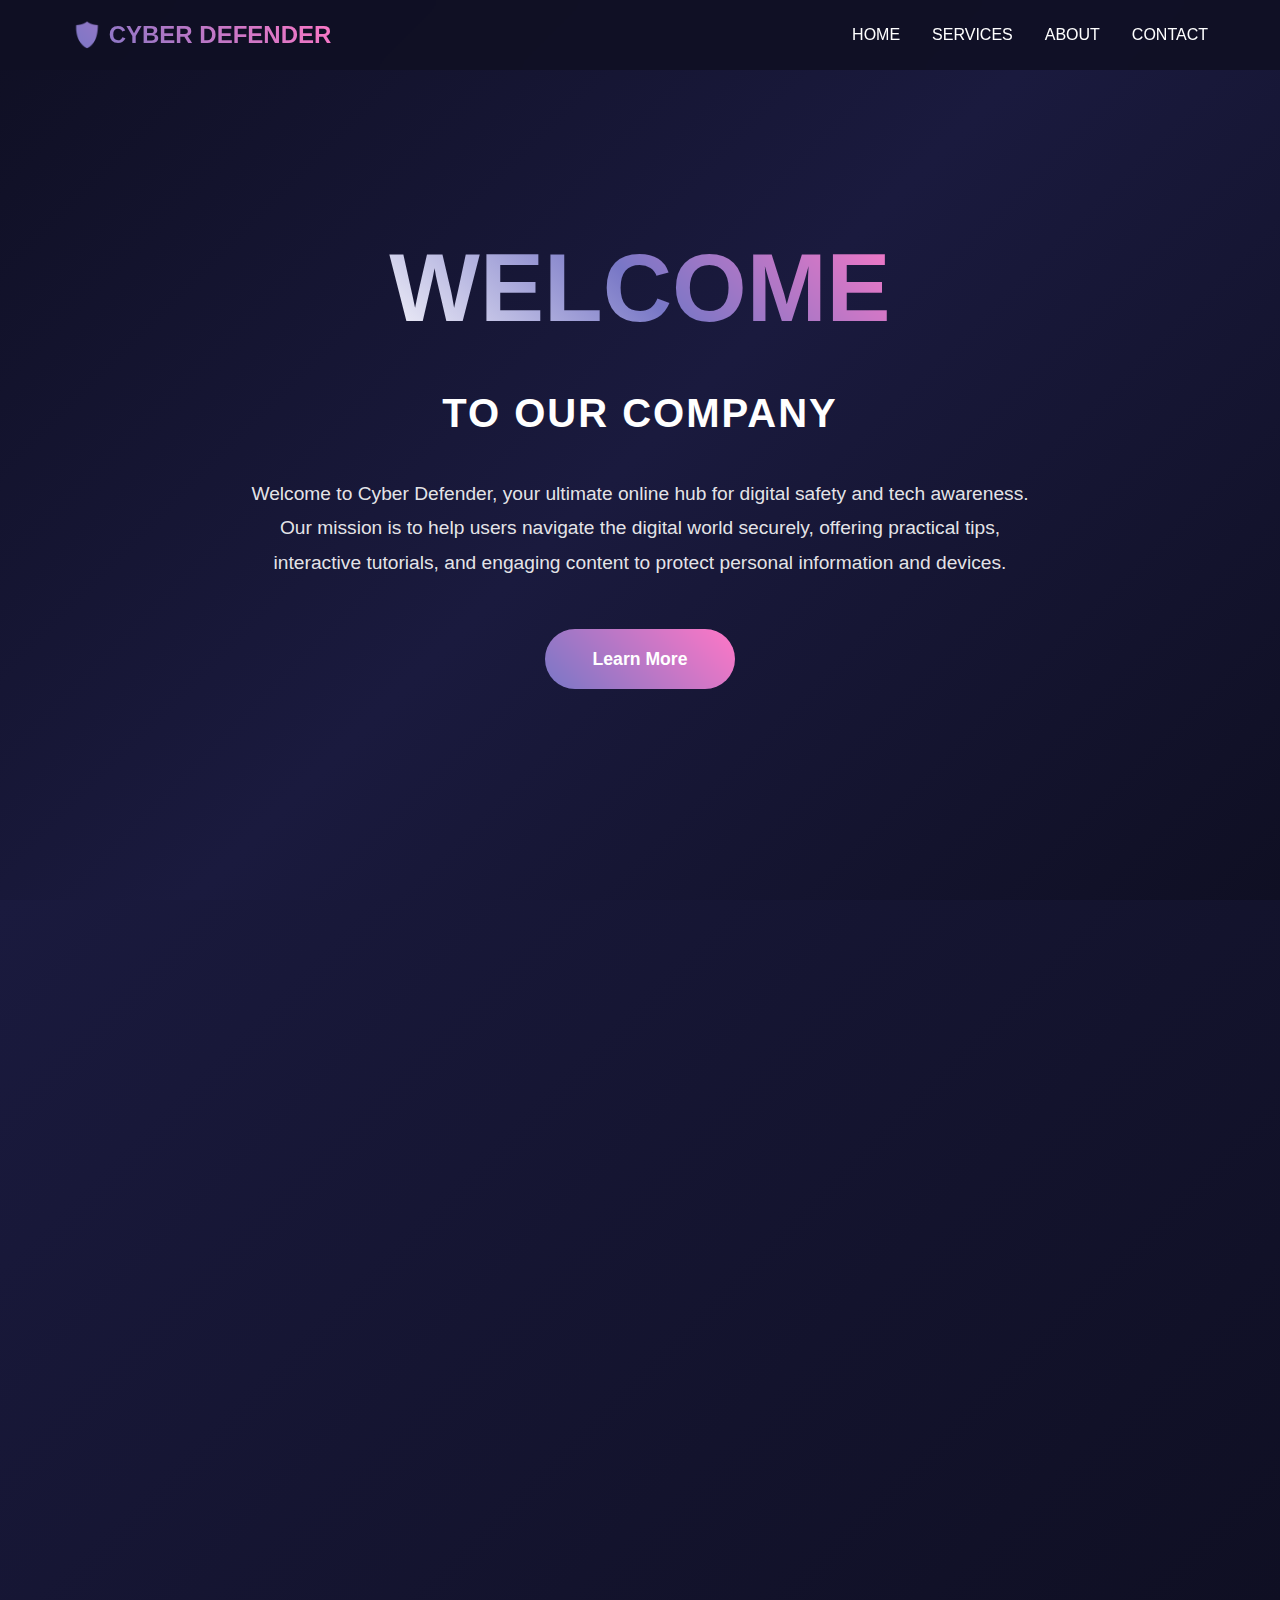
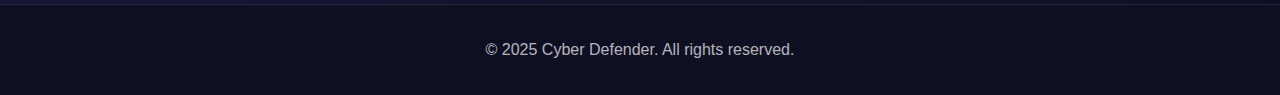
<file: home.html>
<!DOCTYPE html>
<html lang="en">
<head>
  <meta charset="UTF-8">
  <meta name="viewport" content="width=device-width, initial-scale=1.0">
  <title>Cyber Defender</title>
  <link rel="stylesheet" href="style.css">
</head>
<body>
    <nav id="navbar">
        <div class="nav-container">
            <div class="logo">🛡️ CYBER DEFENDER</div>
            <ul class="nav-links">
                <li><a href="home.html">HOME</a></li>
                <li><a href="services.html">SERVICES</a></li>
                <li><a href="about.html">ABOUT</a></li>
                <li><a href="contact.html">CONTACT</a></li>
            </ul>
        </div>
    </nav>

    <section class="hero" id="home">
        <!-- Floating geometric shapes -->
        <div class="geometric-shape shape-1"></div>
        <div class="geometric-shape shape-2"></div>
        <div class="geometric-shape shape-3"></div>
        <div class="geometric-shape shape-4"></div>

        <div class="hero-content">
            <h1>WELCOME</h1>
            <h2>TO OUR COMPANY</h2>
            <p class="hero-description">
                Welcome to Cyber Defender, your ultimate online hub for digital safety and tech awareness. Our mission is to help users navigate the digital world securely, offering practical tips, interactive tutorials, and engaging content to protect personal information and devices.
            </p>
            <a href="#services" class="cta-button">Learn More</a>
        </div>
    </section>

   
    </section>

    <section class="services" id="services">
        <div class="services-container">
            <h2 class="fade-in">Our Services</h2>
            <div class="services-grid">
                <div class="service-card fade-in">
                    <div class="service-icon">🔒</div>
                    <h3>Cyber Security</h3>
                    <p>Learn how to protect your personal data and devices from cyber threats with our comprehensive security solutions and expert guidance.</p>
                </div>
                <div class="service-card fade-in">
                    <div class="service-icon">💻</div>
                    <h3>Tech Tutorials</h3>
                    <p>Interactive tutorials to help you master technology safely, from basic digital literacy to advanced cybersecurity practices.</p>
                </div>
                <div class="service-card fade-in">
                    <div class="service-icon">📚</div>
                    <h3>Guides & Tips</h3>
                    <p>Practical guides for navigating the digital world with confidence, featuring step-by-step instructions and best practices.</p>
                </div>
            </div>
        </div>
    </section>

    <footer>
        <div class="footer-content">
            <p>&copy; 2025 Cyber Defender. All rights reserved.</p>
        </div>
    </footer>

    <script>
        // Smooth scrolling for navigation links
        document.querySelectorAll('a[href^="#"]').forEach(anchor => {
            anchor.addEventListener('click', function (e) {
                e.preventDefault();
                const target = document.querySelector(this.getAttribute('href'));
                if (target) {
                    target.scrollIntoView({
                        behavior: 'smooth',
                        block: 'start'
                    });
                }
            });
        });

        // Navbar scroll effect
        window.addEventListener('scroll', () => {
            const navbar = document.getElementById('navbar');
            if (window.scrollY > 100) {
                navbar.classList.add('scrolled');
            } else {
                navbar.classList.remove('scrolled');
            }
        });

        // Fade in animation on scroll
        const observerOptions = {
            threshold: 0.1,
            rootMargin: '0px 0px -50px 0px'
        };

        const observer = new IntersectionObserver((entries) => {
            entries.forEach(entry => {
                if (entry.isIntersecting) {
                    entry.target.classList.add('visible');
                }
            });
        }, observerOptions);

        document.querySelectorAll('.fade-in').forEach(el => {
            observer.observe(el);
        });

        // Add some interactive sparkle effect on mouse move
        document.addEventListener('mousemove', (e) => {
            if (Math.random() > 0.98) {
                createSparkle(e.clientX, e.clientY);
            }
        });

        function createSparkle(x, y) {
            const sparkle = document.createElement('div');
            sparkle.style.position = 'fixed';
            sparkle.style.left = x + 'px';
            sparkle.style.top = y + 'px';
            sparkle.style.width = '4px';
            sparkle.style.height = '4px';
            sparkle.style.background = 'linear-gradient(45deg, #7877c6, #ff77c6)';
            sparkle.style.borderRadius = '50%';
            sparkle.style.pointerEvents = 'none';
            sparkle.style.zIndex = '9999';
            sparkle.style.animation = 'sparkleAnim 1s ease-out forwards';
            
            document.body.appendChild(sparkle);
            
            setTimeout(() => {
                sparkle.remove();
            }, 1000);
        }

        // Add sparkle animation
        const style = document.createElement('style');
        style.textContent = `
            @keyframes sparkleAnim {
                0% {
                    transform: scale(0) rotate(0deg);
                    opacity: 1;
                }
                100% {
                    transform: scale(1) rotate(180deg);
                    opacity: 0;
                }
            }
        `;
        document.head.appendChild(style);
    </script>
</body>
</html>
</file>
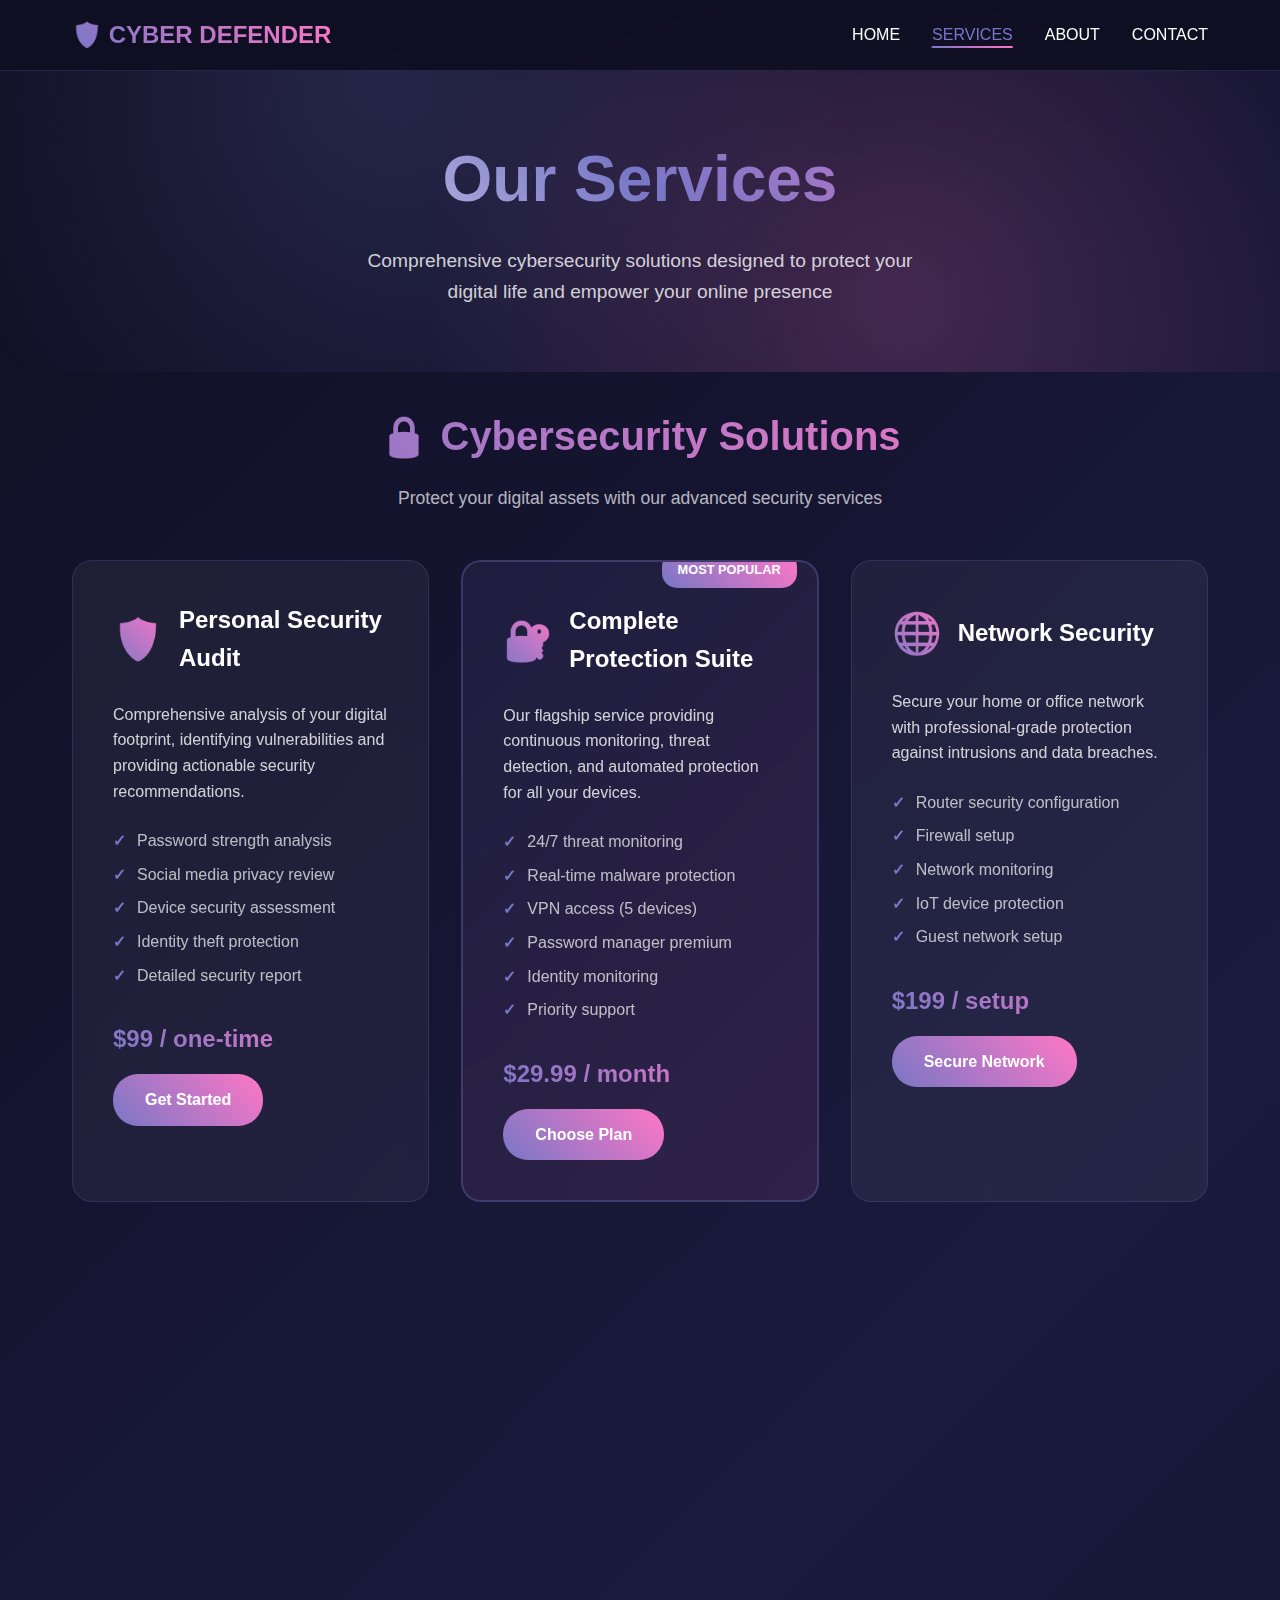
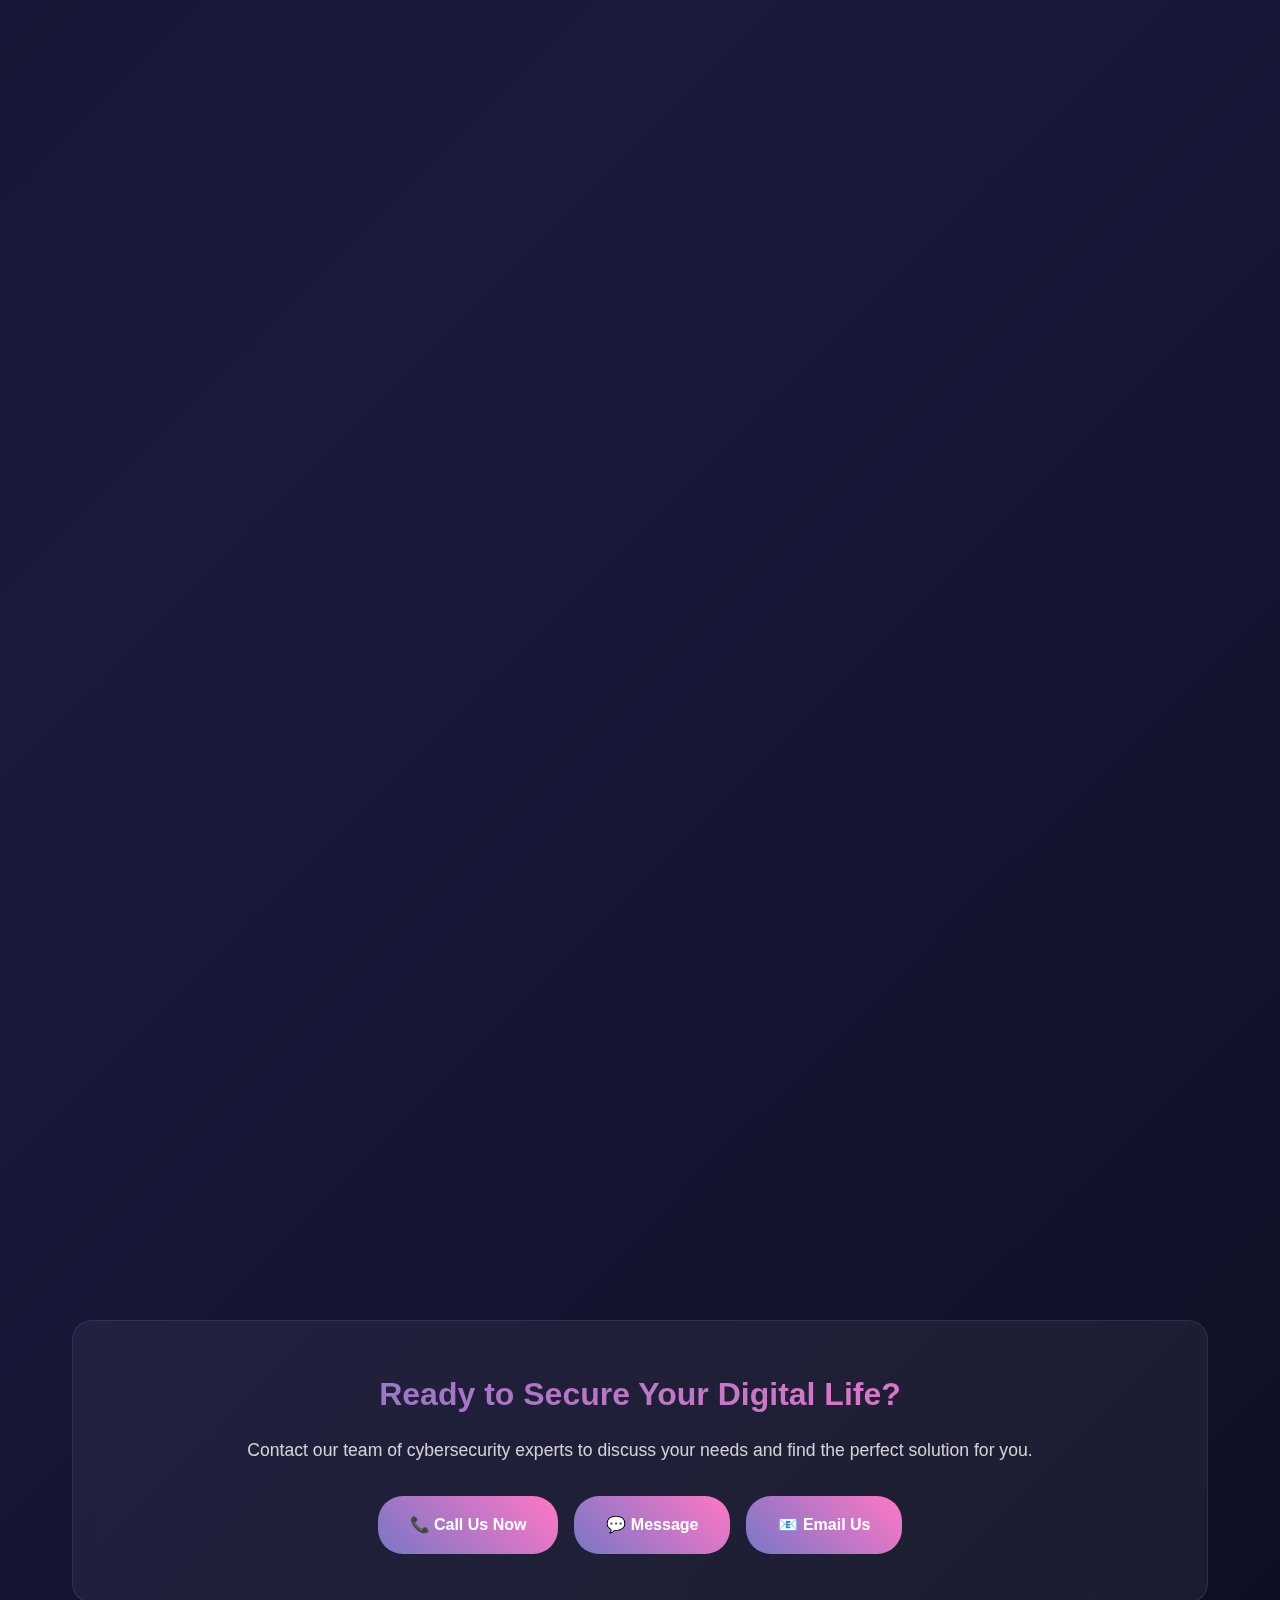
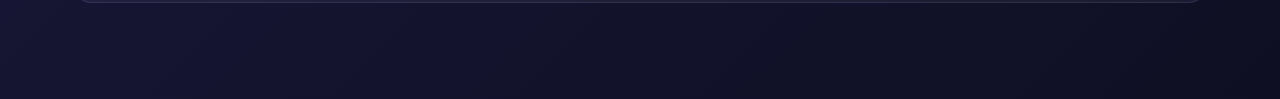
<file: services.html>
<!DOCTYPE html>
<html lang="en">
<head>
    <meta charset="UTF-8">
    <meta name="viewport" content="width=device-width, initial-scale=1.0">
    <title>Our Services - Cyber Defender</title>
    <link rel="stylesheet" href="style1.css">
  
</head>
<body>
    <nav>
        <div class="nav-container">
            <div class="logo">🛡️ CYBER DEFENDER</div>
            <ul class="nav-links">
                <li><a href="index.html">HOME</a></li>
                <li><a href="services.html" class="active">SERVICES</a></li>
                <li><a href="about.html">ABOUT</a></li>
                <li><a href="contact.html">CONTACT</a></li>
            </ul>
        </div>
    </nav>

    <div class="page-header">
        <h1>Our Services</h1>
        <p>Comprehensive cybersecurity solutions designed to protect your digital life and empower your online presence</p>
    </div>

    <div class="services-container">
        <!-- Cybersecurity Services -->
        <div class="service-category">
            <div class="category-header">
                <h2>🔒 Cybersecurity Solutions</h2>
                <p class="subtitle">Protect your digital assets with our advanced security services</p>
            </div>
            <div class="service-grid">
                <div class="service-card">
                    <div class="service-header">
                        <div class="service-icon">🛡️</div>
                        <h3>Personal Security Audit</h3>
                    </div>
                    <p class="service-description">
                        Comprehensive analysis of your digital footprint, identifying vulnerabilities and providing actionable security recommendations.
                    </p>
                    <ul class="service-features">
                        <li>Password strength analysis</li>
                        <li>Social media privacy review</li>
                        <li>Device security assessment</li>
                        <li>Identity theft protection</li>
                        <li>Detailed security report</li>
                    </ul>
                    <div class="service-price">$99 / one-time</div>
                    <a href="#contact" class="service-cta">Get Started</a>
                </div>

                <div class="service-card premium-service">
                    <div class="premium-badge">Most Popular</div>
                    <div class="service-header">
                        <div class="service-icon">🔐</div>
                        <h3>Complete Protection Suite</h3>
                    </div>
                    <p class="service-description">
                        Our flagship service providing continuous monitoring, threat detection, and automated protection for all your devices.
                    </p>
                    <ul class="service-features">
                        <li>24/7 threat monitoring</li>
                        <li>Real-time malware protection</li>
                        <li>VPN access (5 devices)</li>
                        <li>Password manager premium</li>
                        <li>Identity monitoring</li>
                        <li>Priority support</li>
                    </ul>
                    <div class="service-price">$29.99 / month</div>
                    <a href="#contact" class="service-cta">Choose Plan</a>
                </div>

                <div class="service-card">
                    <div class="service-header">
                        <div class="service-icon">🌐</div>
                        <h3>Network Security</h3>
                    </div>
                    <p class="service-description">
                        Secure your home or office network with professional-grade protection against intrusions and data breaches.
                    </p>
                    <ul class="service-features">
                        <li>Router security configuration</li>
                        <li>Firewall setup</li>
                        <li>Network monitoring</li>
                        <li>IoT device protection</li>
                        <li>Guest network setup</li>
                    </ul>
                    <div class="service-price">$199 / setup</div>
                    <a href="#contact" class="service-cta">Secure Network</a>
                </div>
            </div>
        </div>

        <!-- Educational Services -->
        <div class="service-category">
            <div class="category-header">
                <h2>📚 Educational & Training</h2>
                <p class="subtitle">Learn to protect yourself with our comprehensive training programs</p>
            </div>
            <div class="service-grid">
                <div class="service-card">
                    <div class="service-header">
                        <div class="service-icon">🎓</div>
                        <h3>Cybersecurity Fundamentals</h3>
                    </div>
                    <p class="service-description">
                        Interactive online course covering essential cybersecurity knowledge for everyday internet users.
                    </p>
                    <ul class="service-features">
                        <li>12 video modules</li>
                        <li>Hands-on exercises</li>
                        <li>Quiz assessments</li>
                        <li>Certificate of completion</li>
                        <li>Lifetime access</li>
                    </ul>
                    <div class="service-price">$79 / course</div>
                    <a href="#contact" class="service-cta">Enroll Now</a>
                </div>

                <div class="service-card">
                    <div class="service-header">
                        <div class="service-icon">👨‍💻</div>
                        <h3>Tech Tutorials Library</h3>
                    </div>
                    <p class="service-description">
                        Access our extensive library of step-by-step tutorials covering various technology topics and security practices.
                    </p>
                    <ul class="service-features">
                        <li>100+ tutorial videos</li>
                        <li>Monthly new content</li>
                        <li>Beginner to advanced levels</li>
                        <li>Mobile app access</li>
                        <li>Community forum</li>
                    </ul>
                    <div class="service-price">$19.99 / month</div>
                    <a href="#contact" class="service-cta">Subscribe</a>
                </div>

                <div class="service-card">
                    <div class="service-header">
                        <div class="service-icon">🏢</div>
                        <h3>Corporate Training</h3>
                    </div>
                    <p class="service-description">
                        Customized cybersecurity training programs for businesses to educate employees and reduce security risks.
                    </p>
                    <ul class="service-features">
                        <li>Customized curriculum</li>
                        <li>On-site or virtual delivery</li>
                        <li>Employee assessments</li>
                        <li>Phishing simulations</li>
                        <li>Compliance reporting</li>
                    </ul>
                    <div class="service-price">Contact for pricing</div>
                    <a href="#contact" class="service-cta">Request Quote</a>
                </div>
            </div>
        </div>

        <!-- Consultation Services -->
        <div class="service-category">
            <div class="category-header">
                <h2>💬 Consultation & Support</h2>
                <p class="subtitle">Get personalized expert advice for your specific security needs</p>
            </div>
            <div class="service-grid">
                <div class="service-card">
                    <div class="service-header">
                        <div class="service-icon">📞</div>
                        <h3>Security Consultation</h3>
                    </div>
                    <p class="service-description">
                        One-on-one consultation with our cybersecurity experts to address your specific concerns and requirements.
                    </p>
                    <ul class="service-features">
                        <li>60-minute session</li>
                        <li>Personalized advice</li>
                        <li>Action plan development</li>
                        <li>Follow-up email summary</li>
                        <li>Resource recommendations</li>
                    </ul>
                    <div class="service-price">$129 / session</div>
                    <a href="#contact" class="service-cta">Book Session</a>
                </div>

                <div class="service-card">
                    <div class="service-header">
                        <div class="service-icon">🆘</div>
                        <h3>Emergency Response</h3>
                    </div>
                    <p class="service-description">
                        Rapid response service for cybersecurity incidents, data breaches, or suspected malware infections.
                    </p>
                    <ul class="service-features">
                        <li>24/7 emergency hotline</li>
                        <li>Immediate remote assistance</li>
                        <li>Incident containment</li>
                        <li>Recovery planning</li>
                        <li>Prevention strategies</li>
                    </ul>
                    <div class="service-price">$199 / incident</div>
                    <a href="#contact" class="service-cta">Emergency Help</a>
                </div>

                <div class="service-card">
                    <div class="service-header">
                        <div class="service-icon">🔧</div>
                        <h3>Device Setup & Hardening</h3>
                    </div>
                    <p class="service-description">
                        Professional setup and security hardening of your computers, smartphones, and other connected devices.
                    </p>
                    <ul class="service-features">
                        <li>Secure OS configuration</li>
                        <li>Software installation</li>
                        <li>Privacy settings optimization</li>
                        <li>Backup solution setup</li>
                        <li>Security software configuration</li>
                    </ul>
                    <div class="service-price">$89 / device</div>
                    <a href="#contact" class="service-cta">Setup Device</a>
                </div>
            </div>
        </div>

        <!-- Contact Section -->
        <div class="contact-section">
            <h3>Ready to Secure Your Digital Life?</h3>
            <p>Contact our team of cybersecurity experts to discuss your needs and find the perfect solution for you.</p>
            <div class="contact-buttons">
                <a href="#" class="contact-btn">
                    📞 Call Us Now
                </a>
                <a href="#" class="contact-btn">
                    💬 Message
                </a>
                <a href="#" class="contact-btn">
                    📧 Email Us
                </a>
            </div>
        </div>
    </div>

    <script>
        // Fade in animation on scroll
        const observerOptions = {
            threshold: 0.1,
            rootMargin: '0px 0px -50px 0px'
        };

        const observer = new IntersectionObserver((entries) => {
            entries.forEach(entry => {
                if (entry.isIntersecting) {
                    entry.target.classList.add('visible');
                }
            });
        }, observerOptions);

        document.querySelectorAll('.service-category').forEach(el => {
            observer.observe(el);
        });

        // Smooth scrolling for anchor links
        document.querySelectorAll('a[href^="#"]').forEach(anchor => {
            anchor.addEventListener('click', function (e) {
                e.preventDefault();
                const target = document.querySelector(this.getAttribute('href'));
                if (target) {
                    target.scrollIntoView({
                        behavior: 'smooth',
                        block: 'start'
                    });
                }
            });
        });

        // Add click handlers for service CTAs
        document.querySelectorAll('.service-cta, .contact-btn').forEach(btn => {
            btn.addEventListener('click', function(e) {
                e.preventDefault();
                alert('Thank you for your interest! This would normally redirect to our booking/contact system.');
            });
        });
    </script>
</body>

</html>
</file>
<file: style.css>
* {
            margin: 0;
            padding: 0;
            box-sizing: border-box;
        }

        body {
            font-family: 'Arial', sans-serif;
            line-height: 1.6;
            color: #fff;
            overflow-x: hidden;
        }

        /* Animated background */
        .hero {
            min-height: 100vh;
            background: linear-gradient(135deg, #0f0f23 0%, #1a1a3e 50%, #0f0f23 100%);
            position: relative;
            display: flex;
            flex-direction: column;
            overflow: hidden;
        }

        .hero::before {
            content: '';
            position: absolute;
            top: 0;
            left: 0;
            right: 0;
            bottom: 0;
            background:url()
           
        }



        /* Navigation */
        nav {
            position: fixed;
            top: 0;
            width: 100%;
            background: rgba(15, 15, 35, 0.9);
            backdrop-filter: blur(10px);
            z-index: 1000;
            transition: all 0.3s ease;
            padding: 1rem 0;
        }

        nav.scrolled {
            background: rgba(15, 15, 35, 0.95);
            padding: 0.5rem 0;
        }

        .nav-container {
            max-width: 1200px;
            margin: 0 auto;
            display: flex;
            justify-content: space-between;
            align-items: center;
            padding: 0 2rem;
        }

        .logo {
            font-size: 1.5rem;
            font-weight: bold;
            background: linear-gradient(45deg, #7877c6, #ff77c6);
            -webkit-background-clip: text;
            -webkit-text-fill-color: transparent;
            background-clip: text;
        }

        .nav-links {
            display: flex;
            list-style: none;
            gap: 2rem;
        }

        .nav-links a {
            color: #fff;
            text-decoration: none;
            font-weight: 500;
            transition: all 0.3s ease;
            position: relative;
        }

        .nav-links a::after {
            content: '';
            position: absolute;
            bottom: -5px;
            left: 50%;
            width: 0;
            height: 2px;
            background: linear-gradient(45deg, #7877c6, #ff77c6);
            transition: all 0.3s ease;
            transform: translateX(-50%);
        }

        .nav-links a:hover::after {
            width: 100%;
        }

        .nav-links a:hover {
            color: #7877c6;
        }

        /* Hero content */
        .hero-content {
            flex: 1;
            display: flex;
            flex-direction: column;
            justify-content: center;
            align-items: center;
            text-align: center;
            padding: 2rem;
            position: relative;
            z-index: 10;
        }

        .hero h1 {
            font-size: clamp(3rem, 8vw, 6rem);
            font-weight: 900;
            margin-bottom: 1rem;
            background: linear-gradient(45deg, #fff, #7877c6, #ff77c6);
            -webkit-background-clip: text;
            -webkit-text-fill-color: transparent;
            background-clip: text;
            animation: titleGlow 3s ease-in-out infinite;
        }

        @keyframes titleGlow {
            0%, 100% { filter: brightness(1); }
            50% { filter: brightness(1.2); }
        }

        .hero h2 {
            font-size: clamp(1.5rem, 4vw, 2.5rem);
            margin-bottom: 2rem;
            font-weight: 600;
            letter-spacing: 2px;
        }

        .hero-description {
            max-width: 800px;
            font-size: 1.2rem;
            line-height: 1.8;
            margin-bottom: 3rem;
            color: rgba(255, 255, 255, 0.9);
        }

        .cta-button {
            background: linear-gradient(45deg, #7877c6, #ff77c6);
            color: white;
            padding: 1rem 3rem;
            border: none;
            border-radius: 50px;
            font-size: 1.1rem;
            font-weight: 600;
            cursor: pointer;
            transition: all 0.3s ease;
            text-decoration: none;
            display: inline-block;
            position: relative;
            overflow: hidden;
        }

        .cta-button::before {
            content: '';
            position: absolute;
            top: 0;
            left: -100%;
            width: 100%;
            height: 100%;
            background: linear-gradient(45deg, transparent, rgba(255, 255, 255, 0.2), transparent);
            transition: all 0.6s ease;
        }

        .cta-button:hover::before {
            left: 100%;
        }

        .cta-button:hover {
            transform: translateY(-3px);
            box-shadow: 0 10px 30px rgba(120, 119, 198, 0.4);
        }

        /* Services section */
        .services {
            padding: 5rem 2rem;
            background: linear-gradient(135deg, #1a1a3e 0%, #0f0f23 100%);
            position: relative;
        }

        .services-container {
            max-width: 1200px;
            margin: 0 auto;
        }

        .services h2 {
            text-align: center;
            font-size: 3rem;
            margin-bottom: 4rem;
            background: linear-gradient(45deg, #fff, #7877c6);
            -webkit-background-clip: text;
            -webkit-text-fill-color: transparent;
            background-clip: text;
        }

        .services-grid {
            display: grid;
            grid-template-columns: repeat(auto-fit, minmax(350px, 1fr));
            gap: 2rem;
            margin-bottom: 4rem;
        }

        .service-card {
            background: rgba(255, 255, 255, 0.05);
            backdrop-filter: blur(10px);
            border: 1px solid rgba(120, 119, 198, 0.2);
            border-radius: 20px;
            padding: 2.5rem;
            text-align: center;
            transition: all 0.3s ease;
            position: relative;
            overflow: hidden;
        }

        .service-card::before {
            content: '';
            position: absolute;
            top: 0;
            left: 0;
            right: 0;
            bottom: 0;
            background: linear-gradient(45deg, rgba(120, 119, 198, 0.1), rgba(255, 119, 198, 0.1));
            opacity: 0;
            transition: all 0.3s ease;
        }

        .service-card:hover::before {
            opacity: 1;
        }

        .service-card:hover {
            transform: translateY(-10px);
            border-color: rgba(120, 119, 198, 0.5);
            box-shadow: 0 20px 40px rgba(0, 0, 0, 0.3);
        }

        .service-icon {
            font-size: 3rem;
            margin-bottom: 1.5rem;
            background: linear-gradient(45deg, #7877c6, #ff77c6);
            -webkit-background-clip: text;
            -webkit-text-fill-color: transparent;
            background-clip: text;
            position: relative;
            z-index: 10;
        }

        .service-card h3 {
            font-size: 1.5rem;
            margin-bottom: 1rem;
            color: #fff;
            position: relative;
            z-index: 10;
        }

        .service-card p {
            color: rgba(255, 255, 255, 0.8);
            line-height: 1.6;
            position: relative;
            z-index: 10;
        }

        /* Stats section */
        .stats {
            padding: 4rem 2rem;
            background: rgba(120, 119, 198, 0.1);
        }

        .stats-container {
            max-width: 1000px;
            margin: 0 auto;
            display: grid;
            grid-template-columns: repeat(auto-fit, minmax(200px, 1fr));
            gap: 2rem;
            text-align: center;
        }

        .stat-item h3 {
            font-size: 2.5rem;
            font-weight: bold;
            background: linear-gradient(45deg, #7877c6, #ff77c6);
            -webkit-background-clip: text;
            -webkit-text-fill-color: transparent;
            background-clip: text;
            margin-bottom: 0.5rem;
        }

        .stat-item p {
            color: rgba(255, 255, 255, 0.8);
            font-size: 1.1rem;
        }

        /* Footer */
        footer {
            background: #0f0f23;
            padding: 2rem;
            text-align: center;
            border-top: 1px solid rgba(120, 119, 198, 0.2);
        }

        .footer-content {
            max-width: 1200px;
            margin: 0 auto;
            color: rgba(255, 255, 255, 0.7);
        }

        /* Responsive design */
        @media (max-width: 768px) {
            .nav-links {
                gap: 1rem;
            }
            
            .hero-content {
                padding: 1rem;
            }
            
            .services-grid {
                grid-template-columns: 1fr;
            }
            
            .service-card {
                padding: 2rem;
            }
        }

        /* Scroll animations */
        .fade-in {
            opacity: 0;
            transform: translateY(30px);
            transition: all 0.6s ease;
        }

        .fade-in.visible {
            opacity: 1;
            transform: translateY(0);
        }
</file>
<file: style2.css>
* {
            margin: 0;
            padding: 0;
            box-sizing: border-box;
        }

        body {
            font-family: 'Arial', sans-serif;
            line-height: 1.6;
            color: #fff;
            background: linear-gradient(135deg, #0f0f23 0%, #1a1a3e 50%, #0f0f23 100%);
            min-height: 100vh;
            overflow-x: hidden;
        }

        /* Navigation */
        nav {
            position: fixed;
            top: 0;
            width: 100%;
            background: rgba(15, 15, 35, 0.95);
            backdrop-filter: blur(10px);
            z-index: 1000;
            padding: 1rem 0;
            border-bottom: 1px solid rgba(120, 119, 198, 0.2);
        }

        .nav-container {
            max-width: 1200px;
            margin: 0 auto;
            display: flex;
            justify-content: space-between;
            align-items: center;
            padding: 0 2rem;
        }

        .logo {
            font-size: 1.5rem;
            font-weight: bold;
            background: linear-gradient(45deg, #7877c6, #ff77c6);
            -webkit-background-clip: text;
            -webkit-text-fill-color: transparent;
            background-clip: text;
        }

        .nav-links {
            display: flex;
            list-style: none;
            gap: 2rem;
        }

        .nav-links a {
            color: #fff;
            text-decoration: none;
            font-weight: 500;
            transition: all 0.3s ease;
            position: relative;
        }

        .nav-links a::after {
            content: '';
            position: absolute;
            bottom: -5px;
            left: 50%;
            width: 0;
            height: 2px;
            background: linear-gradient(45deg, #7877c6, #ff77c6);
            transition: all 0.3s ease;
            transform: translateX(-50%);
        }

        .nav-links a:hover::after,
        .nav-links a.active::after {
            width: 100%;
        }

        .nav-links a:hover,
        .nav-links a.active {
            color: #7877c6;
        }

        /* FIXED: Balanced Page Header */
        .page-header {
            padding: 6rem 2rem 3rem;
            text-align: center;
            position: relative;
            display: flex;
            flex-direction: column;
            justify-content: center;
            align-items: center;
            min-height: 50vh;
        }

        .page-header h1 {
            font-size: clamp(2.5rem, 6vw, 4.5rem);
            font-weight: 900;
            margin-bottom: 2rem;
            background: linear-gradient(45deg, #fff, #7877c6, #ff77c6);
            -webkit-background-clip: text;
            -webkit-text-fill-color: transparent;
            background-clip: text;
            animation: titleGlow 3s ease-in-out infinite;
            line-height: 1.1;
        }

        @keyframes titleGlow {
            0%, 100% { filter: brightness(1); }
            50% { filter: brightness(1.2); }
        }

        .page-header p {
            font-size: 1.3rem;
            max-width: 700px;
            margin: 0 auto;
            color: rgba(255, 255, 255, 0.8);
            line-height: 1.6;
        }

        /* Main Content */
        .container {
            max-width: 1200px;
            margin: 0 auto;
            padding: 0 2rem;
        }

        .section {
            margin-bottom: 4rem;
            opacity: 0;
            transform: translateY(30px);
            transition: all 0.6s ease;
        }

        .section.visible {
            opacity: 1;
            transform: translateY(0);
        }

        /* Mission & Vision */
        .mission-vision {
            display: grid;
            grid-template-columns: repeat(auto-fit, minmax(350px, 1fr));
            gap: 3rem;
            margin-bottom: 4rem;
        }

        .content-card {
            background: rgba(255, 255, 255, 0.05);
            backdrop-filter: blur(15px);
            border: 1px solid rgba(120, 119, 198, 0.2);
            border-radius: 25px;
            padding: 3rem;
            transition: all 0.3s ease;
            position: relative;
            overflow: hidden;
        }

        .content-card::before {
            content: '';
            position: absolute;
            top: 0;
            left: 0;
            right: 0;
            bottom: 0;
            background: linear-gradient(45deg, rgba(120, 119, 198, 0.05), rgba(255, 119, 198, 0.05));
            opacity: 0;
            transition: all 0.3s ease;
        }

        .content-card:hover::before {
            opacity: 1;
        }

        .content-card:hover {
            transform: translateY(-10px);
            border-color: rgba(120, 119, 198, 0.4);
            box-shadow: 0 25px 50px rgba(0, 0, 0, 0.3);
        }

        .card-icon {
            font-size: 3.5rem;
            margin-bottom: 1.5rem;
            background: linear-gradient(45deg, #7877c6, #ff77c6);
            -webkit-background-clip: text;
            -webkit-text-fill-color: transparent;
            background-clip: text;
            position: relative;
            z-index: 10;
        }

        .content-card h3 {
            font-size: 2rem;
            margin-bottom: 1.5rem;
            background: linear-gradient(45deg, #7877c6, #ff77c6);
            -webkit-background-clip: text;
            -webkit-text-fill-color: transparent;
            background-clip: text;
            position: relative;
            z-index: 10;
        }

        .content-card p {
            color: rgba(255, 255, 255, 0.85);
            line-height: 1.8;
            font-size: 1.1rem;
            margin-bottom: 1.5rem;
            position: relative;
            z-index: 10;
        }

        /* Company Stats */
        .stats-section {
            background: rgba(255, 255, 255, 0.03);
            backdrop-filter: blur(15px);
            border: 1px solid rgba(120, 119, 198, 0.2);
            border-radius: 25px;
            padding: 4rem 2rem;
            text-align: center;
            margin: 4rem 0;
        }

        .stats-section h2 {
            font-size: 2.5rem;
            margin-bottom: 3rem;
            background: linear-gradient(45deg, #7877c6, #ff77c6);
            -webkit-background-clip: text;
            -webkit-text-fill-color: transparent;
            background-clip: text;
        }

        .stats-grid {
            display: grid;
            grid-template-columns: repeat(auto-fit, minmax(200px, 1fr));
            gap: 2rem;
        }

        .stat-item {
            padding: 1.5rem;
            background: rgba(120, 119, 198, 0.1);
            border-radius: 15px;
            border: 1px solid rgba(120, 119, 198, 0.2);
            transition: all 0.3s ease;
        }

        .stat-item:hover {
            transform: translateY(-5px);
            background: rgba(120, 119, 198, 0.15);
        }

        .stat-number {
            font-size: 2.5rem;
            font-weight: bold;
            background: linear-gradient(45deg, #7877c6, #ff77c6);
            -webkit-background-clip: text;
            -webkit-text-fill-color: transparent;
            background-clip: text;
            display: block;
            margin-bottom: 0.5rem;
        }

        .stat-label {
            color: rgba(255, 255, 255, 0.8);
            font-weight: 600;
        }

        /* Team Section */
        .team-section h2 {
            text-align: center;
            font-size: 3rem;
            margin-bottom: 3rem;
            background: linear-gradient(45deg, #7877c6, #ff77c6);
            -webkit-background-clip: text;
            -webkit-text-fill-color: transparent;
            background-clip: text;
        }

        .team-grid {
            display: grid;
            grid-template-columns: repeat(auto-fit, minmax(300px, 1fr));
            gap: 2.5rem;
        }

        .team-member {
            background: rgba(255, 255, 255, 0.05);
            backdrop-filter: blur(15px);
            border: 1px solid rgba(120, 119, 198, 0.2);
            border-radius: 25px;
            padding: 2.5rem;
            text-align: center;
            transition: all 0.3s ease;
            position: relative;
            overflow: hidden;
        }

        .team-member::before {
            content: '';
            position: absolute;
            top: 0;
            left: 0;
            right: 0;
            bottom: 0;
            background: linear-gradient(45deg, rgba(120, 119, 198, 0.08), rgba(255, 119, 198, 0.08));
            opacity: 0;
            transition: all 0.3s ease;
        }

        .team-member:hover::before {
            opacity: 1;
        }

        .team-member:hover {
            transform: translateY(-15px);
            border-color: rgba(120, 119, 198, 0.5);
            box-shadow: 0 25px 50px rgba(0, 0, 0, 0.3);
        }

        .team-avatar {
            width: 120px;
            height: 120px;
            border-radius: 50%;
            background: linear-gradient(45deg, #7877c6, #ff77c6);
            display: flex;
            align-items: center;
            justify-content: center;
            font-size: 3rem;
            margin: 0 auto 2rem;
            border: 3px solid rgba(255, 255, 255, 0.1);
            position: relative;
            z-index: 10;
        }

        .team-member h4 {
            font-size: 1.4rem;
            margin-bottom: 0.5rem;
            color: #fff;
            position: relative;
            z-index: 10;
        }

        .team-role {
            color: #7877c6;
            margin-bottom: 1.5rem;
            font-weight: 600;
            font-size: 1rem;
            position: relative;
            z-index: 10;
        }

        .team-member p {
            color: rgba(255, 255, 255, 0.8);
            line-height: 1.6;
            position: relative;
            z-index: 10;
        }

        /* Values Section */
        .values-section h2 {
            text-align: center;
            font-size: 3rem;
            margin-bottom: 3rem;
            background: linear-gradient(45deg, #7877c6, #ff77c6);
            -webkit-background-clip: text;
            -webkit-text-fill-color: transparent;
            background-clip: text;
        }

        .values-grid {
            display: grid;
            grid-template-columns: repeat(auto-fit, minmax(320px, 1fr));
            gap: 2rem;
        }

        .value-card {
            background: rgba(255, 255, 255, 0.05);
            backdrop-filter: blur(15px);
            border: 1px solid rgba(120, 119, 198, 0.2);
            border-radius: 20px;
            padding: 2.5rem;
            text-align: center;
            transition: all 0.3s ease;
            position: relative;
            overflow: hidden;
        }

        .value-card::before {
            content: '';
            position: absolute;
            top: 0;
            left: 0;
            right: 0;
            bottom: 0;
            background: linear-gradient(45deg, rgba(120, 119, 198, 0.05), rgba(255, 119, 198, 0.05));
            opacity: 0;
            transition: all 0.3s ease;
        }

        .value-card:hover::before {
            opacity: 1;
        }

        .value-card:hover {
            transform: translateY(-8px);
            border-color: rgba(120, 119, 198, 0.4);
            box-shadow: 0 20px 40px rgba(0, 0, 0, 0.2);
        }

        .value-icon {
            font-size: 3.5rem;
            margin-bottom: 1.5rem;
            background: linear-gradient(45deg, #7877c6, #ff77c6);
            -webkit-background-clip: text;
            -webkit-text-fill-color: transparent;
            background-clip: text;
            position: relative;
            z-index: 10;
        }

        .value-card h4 {
            font-size: 1.3rem;
            margin-bottom: 1rem;
            color: #fff;
            position: relative;
            z-index: 10;
        }

        .value-card p {
            color: rgba(255, 255, 255, 0.8);
            line-height: 1.6;
            position: relative;
            z-index: 10;
        }

        /* CTA Section */
        .cta-section {
            background: linear-gradient(135deg, rgba(120, 119, 198, 0.15), rgba(255, 119, 198, 0.15));
            backdrop-filter: blur(15px);
            border: 1px solid rgba(120, 119, 198, 0.3);
            border-radius: 25px;
            padding: 4rem 2rem;
            text-align: center;
            margin: 4rem 0;
        }

        .cta-section h3 {
            font-size: 2.5rem;
            margin-bottom: 1.5rem;
            background: linear-gradient(45deg, #7877c6, #ff77c6);
            -webkit-background-clip: text;
            -webkit-text-fill-color: transparent;
            background-clip: text;
        }

        .cta-section p {
            font-size: 1.2rem;
            color: rgba(255, 255, 255, 0.9);
            margin-bottom: 2.5rem;
            max-width: 600px;
            margin-left: auto;
            margin-right: auto;
        }

        .cta-buttons {
            display: flex;
            justify-content: center;
            gap: 1.5rem;
            flex-wrap: wrap;
        }

        .cta-btn {
            background: linear-gradient(45deg, #7877c6, #ff77c6);
            color: white;
            padding: 1.2rem 2.5rem;
            border: none;
            border-radius: 30px;
            font-size: 1.1rem;
            font-weight: 600;
            cursor: pointer;
            transition: all 0.3s ease;
            text-decoration: none;
            display: inline-flex;
            align-items: center;
            gap: 0.5rem;
            position: relative;
            overflow: hidden;
        }

        .cta-btn::before {
            content: '';
            position: absolute;
            top: 0;
            left: -100%;
            width: 100%;
            height: 100%;
            background: linear-gradient(90deg, transparent, rgba(255, 255, 255, 0.2), transparent);
            transition: all 0.6s ease;
        }

        .cta-btn:hover::before {
            left: 100%;
        }

        .cta-btn:hover {
            transform: translateY(-3px);
            box-shadow: 0 15px 35px rgba(120, 119, 198, 0.4);
        }

        /* Responsive Design */
        @media (max-width: 768px) {
            .page-header {
                padding: 5rem 1rem 2rem;
                min-height: 40vh;
            }
            
            .page-header h1 {
                margin-bottom: 1.5rem;
            }
            
            .mission-vision {
                grid-template-columns: 1fr;
                gap: 2rem;
            }
            
            .team-grid {
                grid-template-columns: 1fr;
            }
            
            .values-grid {
                grid-template-columns: 1fr;
            }
            
            .cta-buttons {
                flex-direction: column;
                align-items: center;
            }
            
            .content-card {
                padding: 2rem;
            }
        }
</file>
<file: style1.css>
* {
            margin: 0;
            padding: 0;
            box-sizing: border-box;
        }

        body {
            font-family: 'Arial', sans-serif;
            line-height: 1.6;
            color: #fff;
            background: linear-gradient(135deg, #0f0f23 0%, #1a1a3e 50%, #0f0f23 100%);
            min-height: 100vh;
            overflow-x: hidden;
        }

        /* Navigation */
        nav {
            position: fixed;
            top: 0;
            width: 100%;
            background: rgba(15, 15, 35, 0.95);
            backdrop-filter: blur(10px);
            z-index: 1000;
            padding: 1rem 0;
            border-bottom: 1px solid rgba(120, 119, 198, 0.2);
        }

        .nav-container {
            max-width: 1200px;
            margin: 0 auto;
            display: flex;
            justify-content: space-between;
            align-items: center;
            padding: 0 2rem;
        }

        .logo {
            font-size: 1.5rem;
            font-weight: bold;
            background: linear-gradient(45deg, #7877c6, #ff77c6);
            -webkit-background-clip: text;
            -webkit-text-fill-color: transparent;
            background-clip: text;
        }

        .nav-links {
            display: flex;
            list-style: none;
            gap: 2rem;
        }

        .nav-links a {
            color: #fff;
            text-decoration: none;
            font-weight: 500;
            transition: all 0.3s ease;
            position: relative;
        }

        .nav-links a::after {
            content: '';
            position: absolute;
            bottom: -5px;
            left: 50%;
            width: 0;
            height: 2px;
            background: linear-gradient(45deg, #7877c6, #ff77c6);
            transition: all 0.3s ease;
            transform: translateX(-50%);
        }

        .nav-links a:hover::after,
        .nav-links a.active::after {
            width: 100%;
        }

        .nav-links a:hover,
        .nav-links a.active {
            color: #7877c6;
        }

        /* Page Header */
        .page-header {
            padding: 8rem 2rem 4rem;
            text-align: center;
            position: relative;
            background: 
                radial-gradient(circle at 30% 20%, rgba(120, 119, 198, 0.2) 0%, transparent 50%),
                radial-gradient(circle at 70% 80%, rgba(255, 119, 198, 0.2) 0%, transparent 50%);
        }

        .page-header h1 {
            font-size: clamp(2.5rem, 6vw, 4rem);
            font-weight: 900;
            margin-bottom: 1rem;
            background: linear-gradient(45deg, #fff, #7877c6, #ff77c6);
            -webkit-background-clip: text;
            -webkit-text-fill-color: transparent;
            background-clip: text;
        }

        .page-header p {
            font-size: 1.2rem;
            max-width: 600px;
            margin: 0 auto;
            color: rgba(255, 255, 255, 0.8);
        }

        /* Services Container */
        .services-container {
            max-width: 1200px;
            margin: 0 auto;
            padding: 2rem;
        }

        /* Service Categories */
        .service-category {
            margin-bottom: 4rem;
            opacity: 0;
            transform: translateY(30px);
            transition: all 0.6s ease;
        }

        .service-category.visible {
            opacity: 1;
            transform: translateY(0);
        }

        .category-header {
            text-align: center;
            margin-bottom: 3rem;
        }

        .category-header h2 {
            font-size: 2.5rem;
            margin-bottom: 1rem;
            background: linear-gradient(45deg, #7877c6, #ff77c6);
            -webkit-background-clip: text;
            -webkit-text-fill-color: transparent;
            background-clip: text;
        }

        .category-header .subtitle {
            color: rgba(255, 255, 255, 0.7);
            font-size: 1.1rem;
        }

        /* Service Grid */
        .service-grid {
            display: grid;
            grid-template-columns: repeat(auto-fit, minmax(350px, 1fr));
            gap: 2rem;
            margin-bottom: 2rem;
        }

        .service-card {
            background: rgba(255, 255, 255, 0.05);
            backdrop-filter: blur(10px);
            border: 1px solid rgba(120, 119, 198, 0.2);
            border-radius: 20px;
            padding: 2.5rem;
            transition: all 0.3s ease;
            position: relative;
            overflow: hidden;
        }

        .service-card::before {
            content: '';
            position: absolute;
            top: 0;
            left: 0;
            right: 0;
            bottom: 0;
            background: linear-gradient(45deg, rgba(120, 119, 198, 0.1), rgba(255, 119, 198, 0.1));
            opacity: 0;
            transition: all 0.3s ease;
        }

        .service-card:hover::before {
            opacity: 1;
        }

        .service-card:hover {
            transform: translateY(-10px);
            border-color: rgba(120, 119, 198, 0.5);
            box-shadow: 0 20px 40px rgba(0, 0, 0, 0.3);
        }

        .service-header {
            display: flex;
            align-items: center;
            margin-bottom: 1.5rem;
            position: relative;
            z-index: 10;
        }

        .service-icon {
            font-size: 2.5rem;
            margin-right: 1rem;
            background: linear-gradient(45deg, #7877c6, #ff77c6);
            -webkit-background-clip: text;
            -webkit-text-fill-color: transparent;
            background-clip: text;
        }

        .service-card h3 {
            font-size: 1.5rem;
            color: #fff;
        }

        .service-description {
            color: rgba(255, 255, 255, 0.8);
            margin-bottom: 1.5rem;
            line-height: 1.6;
            position: relative;
            z-index: 10;
        }

        .service-features {
            list-style: none;
            margin-bottom: 2rem;
            position: relative;
            z-index: 10;
        }

        .service-features li {
            color: rgba(255, 255, 255, 0.7);
            margin-bottom: 0.5rem;
            padding-left: 1.5rem;
            position: relative;
        }

        .service-features li::before {
            content: '✓';
            position: absolute;
            left: 0;
            color: #7877c6;
            font-weight: bold;
        }

        .service-price {
            background: linear-gradient(45deg, #7877c6, #ff77c6);
            -webkit-background-clip: text;
            -webkit-text-fill-color: transparent;
            background-clip: text;
            font-size: 1.5rem;
            font-weight: bold;
            margin-bottom: 1rem;
            position: relative;
            z-index: 10;
        }

        .service-cta {
            background: linear-gradient(45deg, #7877c6, #ff77c6);
            color: white;
            padding: 0.8rem 2rem;
            border: none;
            border-radius: 25px;
            font-weight: 600;
            cursor: pointer;
            transition: all 0.3s ease;
            text-decoration: none;
            display: inline-block;
            position: relative;
            z-index: 10;
        }

        .service-cta:hover {
            transform: translateY(-2px);
            box-shadow: 0 10px 20px rgba(120, 119, 198, 0.3);
        }

        /* Special Premium Service */
        .premium-service {
            background: linear-gradient(135deg, rgba(120, 119, 198, 0.1), rgba(255, 119, 198, 0.1));
            border: 2px solid rgba(120, 119, 198, 0.3);
            position: relative;
        }

        .premium-badge {
            position: absolute;
            top: -10px;
            right: 20px;
            background: linear-gradient(45deg, #7877c6, #ff77c6);
            color: white;
            padding: 0.5rem 1rem;
            border-radius: 15px;
            font-size: 0.8rem;
            font-weight: bold;
            text-transform: uppercase;
        }

        /* Contact Section */
        .contact-section {
            background: rgba(255, 255, 255, 0.05);
            padding: 3rem;
            border-radius: 20px;
            margin: 4rem 0;
            text-align: center;
            backdrop-filter: blur(10px);
            border: 1px solid rgba(120, 119, 198, 0.2);
        }

        .contact-section h3 {
            font-size: 2rem;
            margin-bottom: 1rem;
            background: linear-gradient(45deg, #7877c6, #ff77c6);
            -webkit-background-clip: text;
            -webkit-text-fill-color: transparent;
            background-clip: text;
        }

        .contact-section p {
            color: rgba(255, 255, 255, 0.8);
            margin-bottom: 2rem;
            font-size: 1.1rem;
        }

        .contact-buttons {
            display: flex;
            justify-content: center;
            gap: 1rem;
            flex-wrap: wrap;
        }

        .contact-btn {
            background: linear-gradient(45deg, #7877c6, #ff77c6);
            color: white;
            padding: 1rem 2rem;
            border: none;
            border-radius: 25px;
            font-weight: 600;
            cursor: pointer;
            transition: all 0.3s ease;
            text-decoration: none;
            display: inline-flex;
            align-items: center;
            gap: 0.5rem;
        }

        .contact-btn:hover {
            transform: translateY(-3px);
            box-shadow: 0 10px 30px rgba(120, 119, 198, 0.4);
        }

        /* Responsive Design */
        @media (max-width: 768px) {
            .service-grid {
                grid-template-columns: 1fr;
            }
            
            .contact-buttons {
                flex-direction: column;
                align-items: center;
            }
            
            .nav-links {
                gap: 1rem;
            }
            
            .service-card {
                padding: 2rem;
            }
        }
</file>
